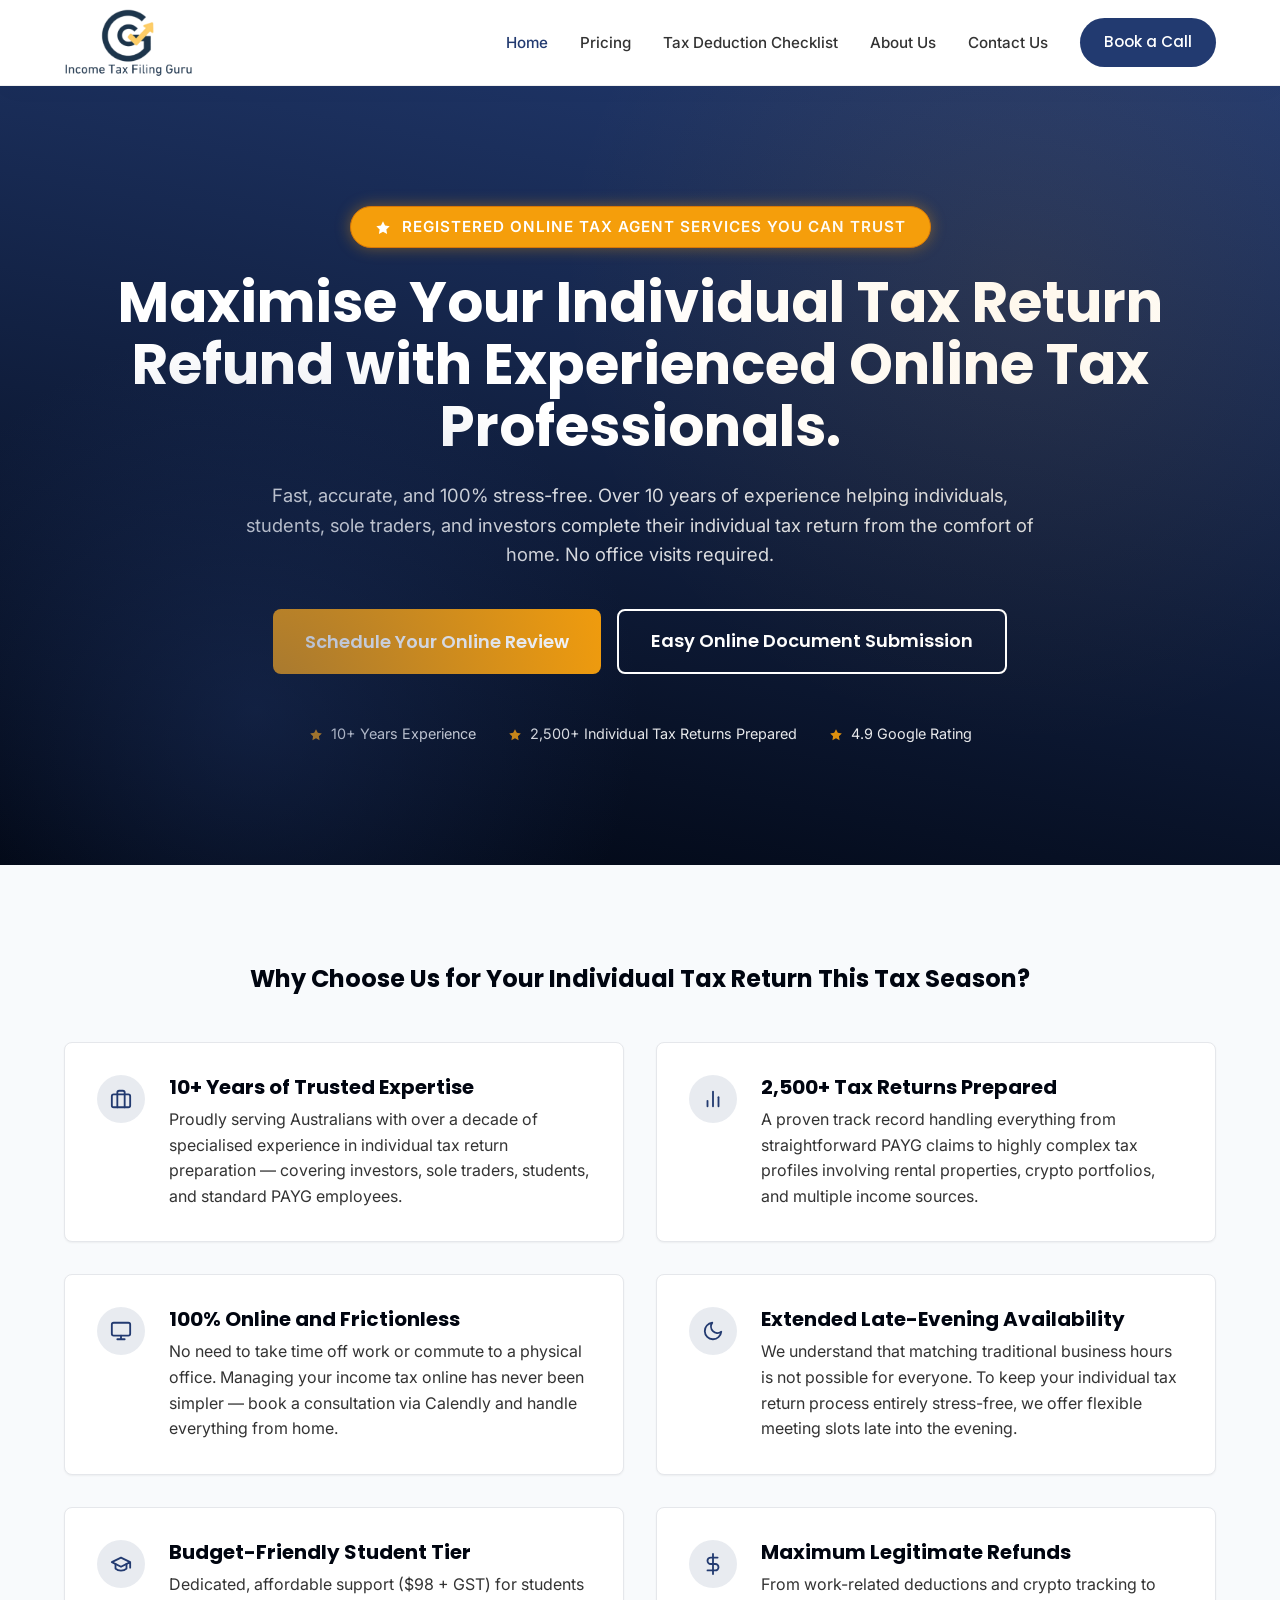
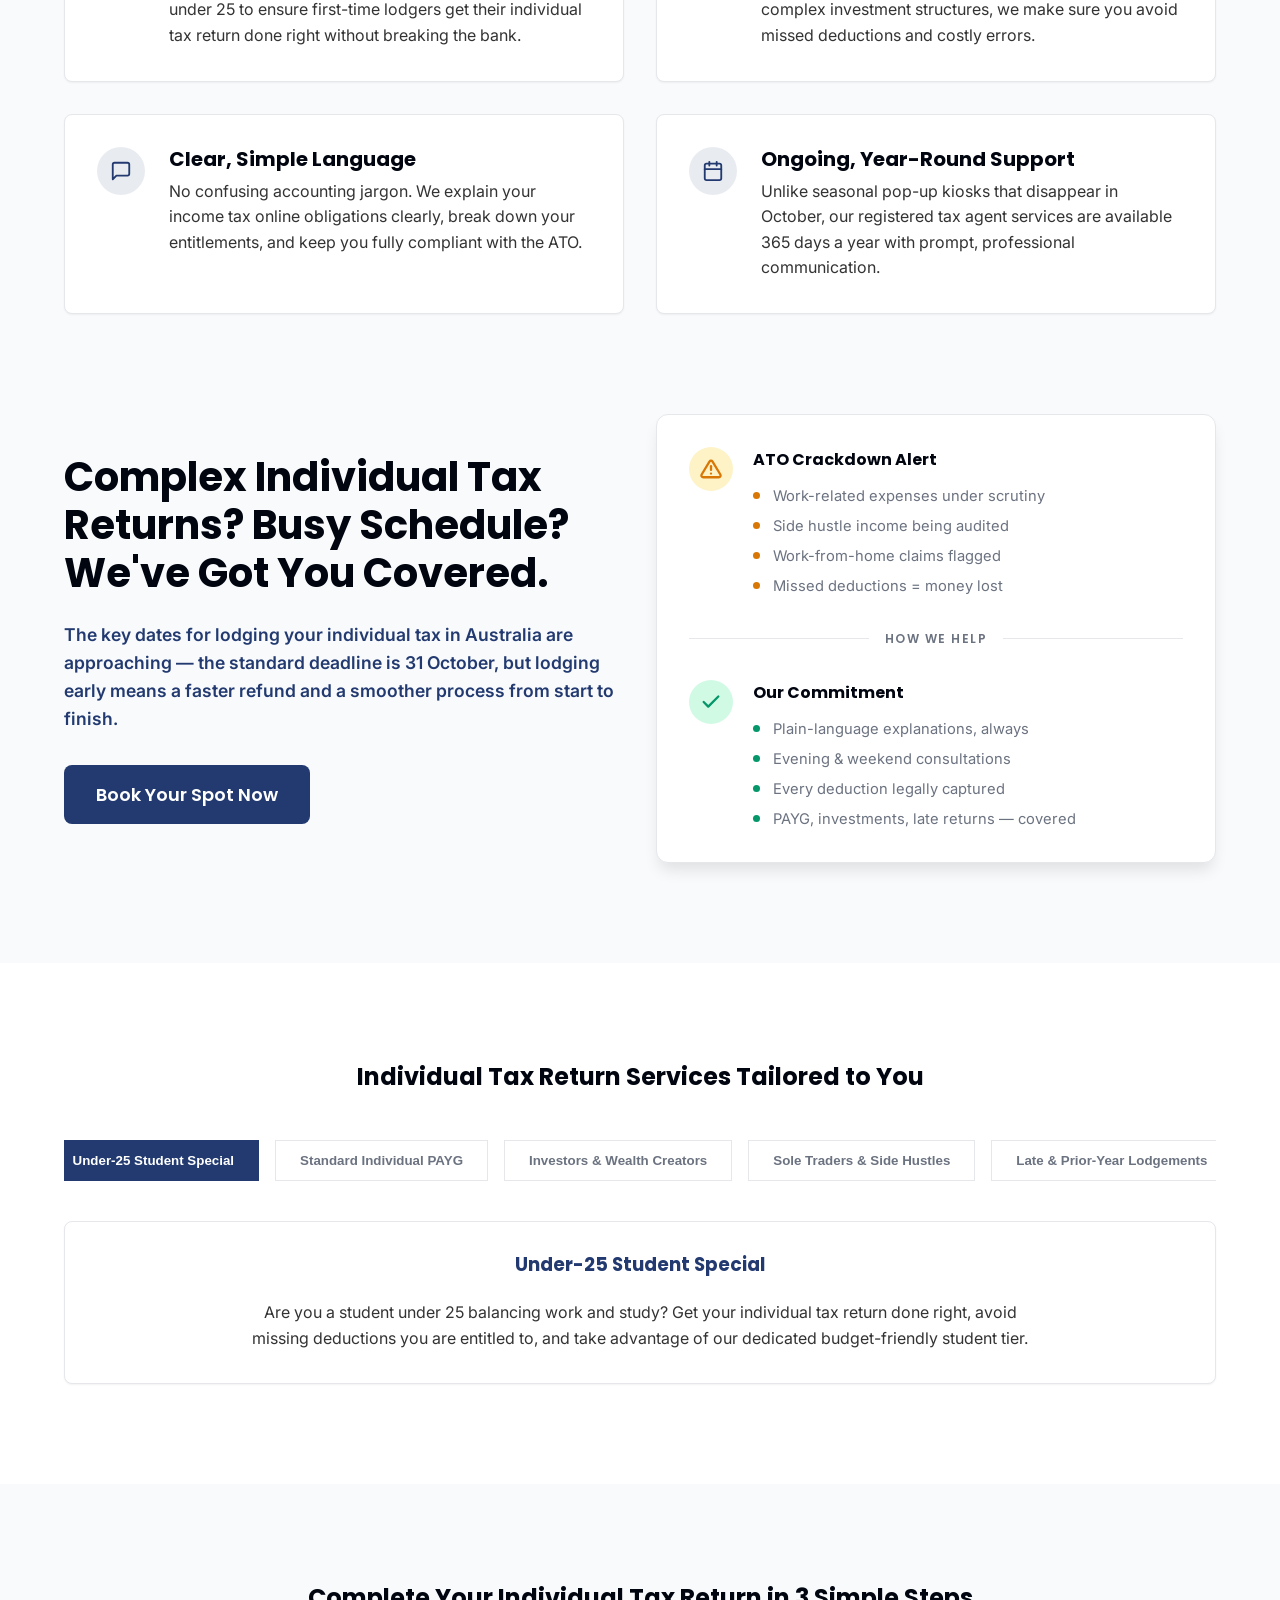
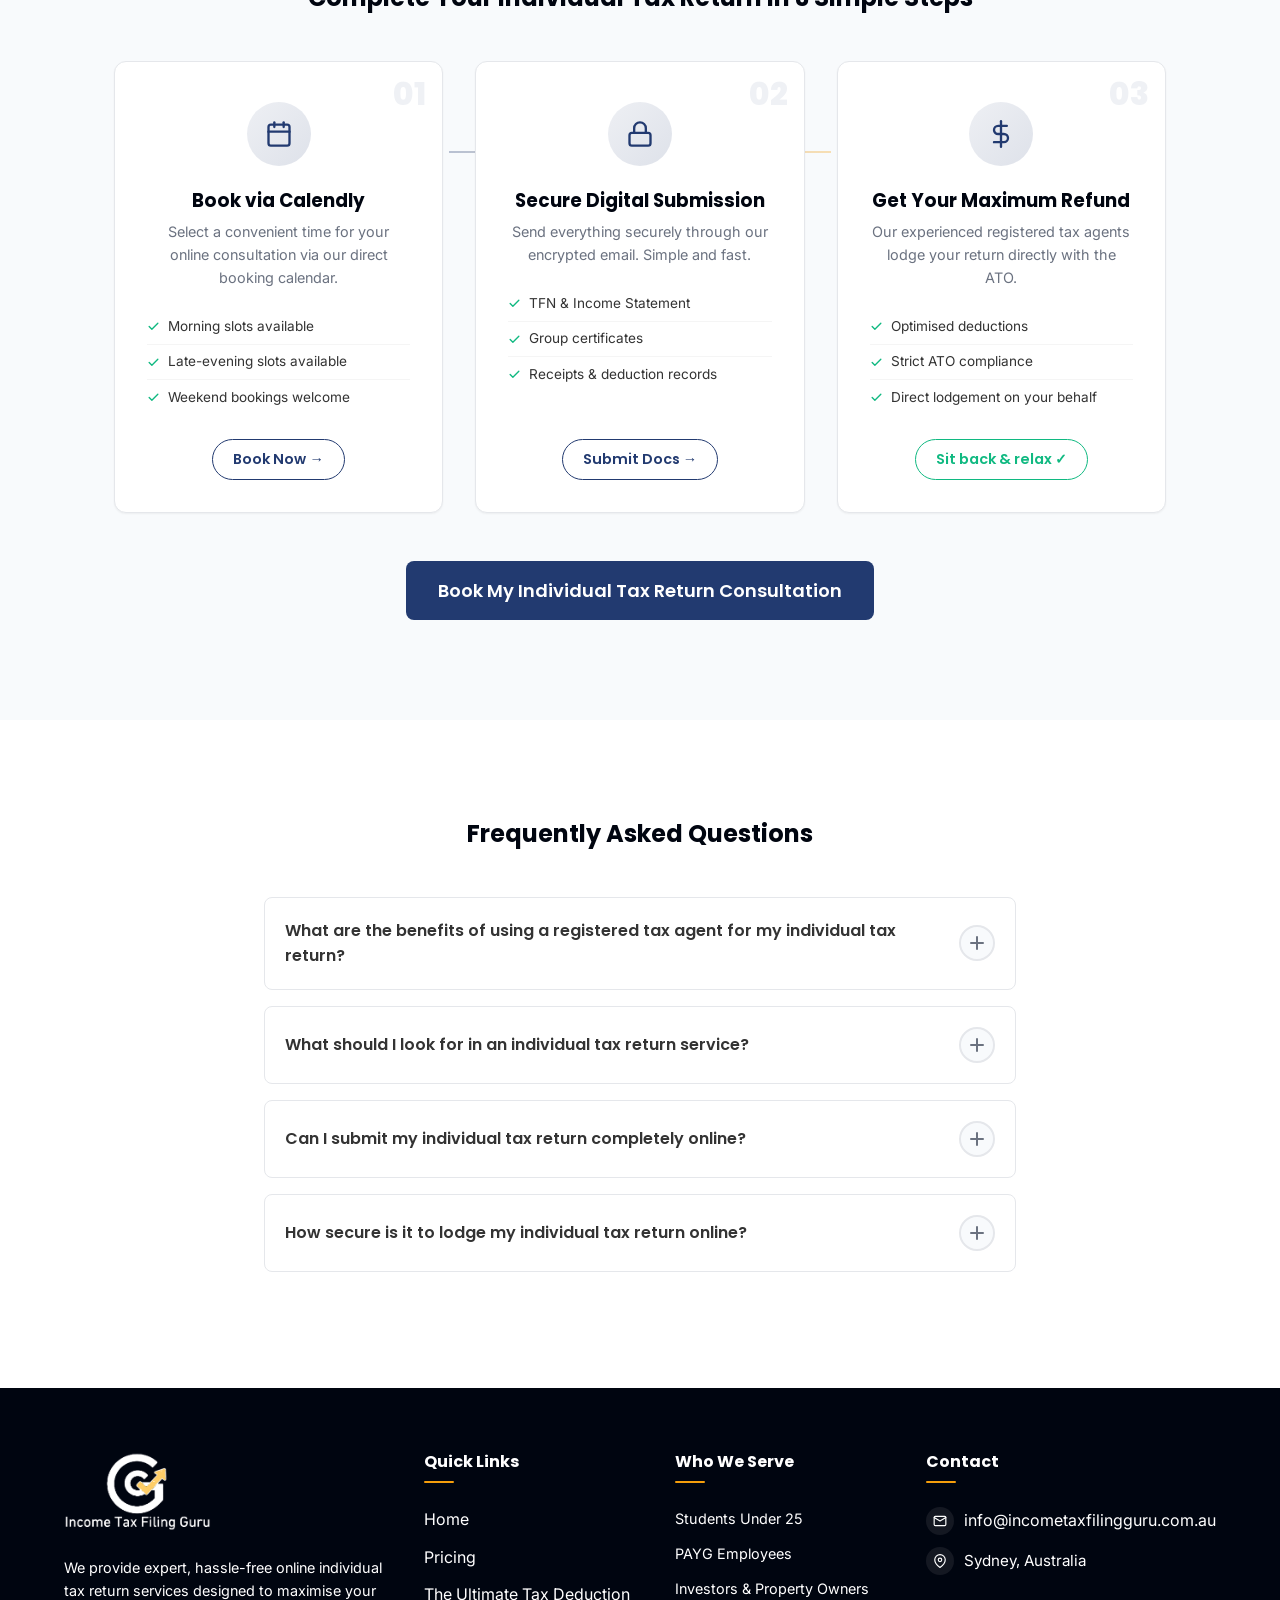
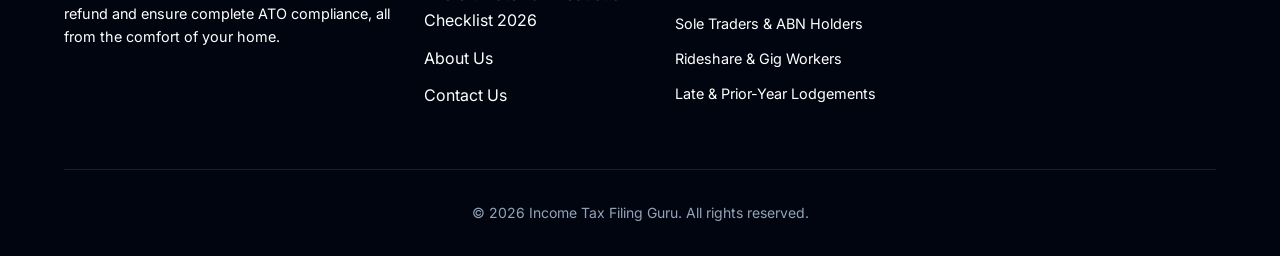
<file: index.html>
<!DOCTYPE html>
<html lang="en-AU">

<head>
  <!-- Google Tag Manager -->
  <script>(function (w, d, s, l, i) {
      w[l] = w[l] || []; w[l].push({
        'gtm.start':
          new Date().getTime(), event: 'gtm.js'
      }); var f = d.getElementsByTagName(s)[0],
        j = d.createElement(s), dl = l != 'dataLayer' ? '&l=' + l : ''; j.async = true; j.src =
          'https://www.googletagmanager.com/gtm.js?id=' + i + dl; f.parentNode.insertBefore(j, f);
    })(window, document, 'script', 'dataLayer', 'GTM-WX6JZZR5');</script>
  <!-- End Google Tag Manager -->
  <!-- Google tag (gtag.js) -->
  <script async src="https://www.googletagmanager.com/gtag/js?id=G-D86ZBNW1SB"></script>
  <script>
    window.dataLayer = window.dataLayer || [];
    function gtag() { dataLayer.push(arguments); }
    gtag('js', new Date());

    gtag('config', 'G-D86ZBNW1SB');
  </script>
  <meta charset="UTF-8">
  <meta name="viewport" content="width=device-width, initial-scale=1.0">
  <title>Individual Tax Return Services Online | Registered Tax Agent Australia | 10+ Years Experience</title>
  <meta name="description"
    content="Lodge your individual tax return with a registered online tax agent. 10+ years experience, 2,500+ returns lodged, maximum refund guaranteed. Book today.">
  <link rel="canonical" href="https://incometaxfilingguru.com.au/">

  <!-- CSS Stylesheets -->
  <link rel="stylesheet" href="css/style.css?v=3.0">
  <link rel="stylesheet" href="css/main.css?v=3.0">
</head>

<body>
  <!-- Google Tag Manager (noscript) -->
  <noscript><iframe src="https://www.googletagmanager.com/ns.html?id=GTM-WX6JZZR5" height="0" width="0"
      style="display:none;visibility:hidden"></iframe></noscript>
  <!-- End Google Tag Manager (noscript) -->



  <!-- Navbar -->
  <nav class="navbar">
    <div class="container">
      <a href="/" class="brand-logo">
        <img src="assets/logo.png" alt="Logo" style="height: 70px;">
      </a>

      <ul class="nav-links">
        <li><a href="/" class="active">Home</a></li>
        <li><a href="/pricing">Pricing</a></li>
        <li><a href="/checklist">Tax Deduction Checklist</a></li>
        <li><a href="/about">About Us</a></li>
        <li><a href="/contact">Contact Us</a></li>
        <li class="header-cta"><a href="#" class="btn btn-primary" onclick="openCalendly(event)">Book a Call</a></li>
      </ul>

      <button class="mobile-menu-btn" onclick="toggleMenu()">☰</button>
    </div>
  </nav>

  <!-- Hero Section -->
  <section class="hero-section text-center">
    <div class="container">
      <div class="hero-badge"
        style="background: var(--accent-yellow); color: white; border-color: #d97706; font-size: 0.95rem; box-shadow: 0 0 15px rgba(245, 158, 11, 0.4);">
        <svg xmlns="http://www.w3.org/2000/svg" width="16" height="16" viewBox="0 0 24 24" fill="currentColor"
          style="display:inline;vertical-align:middle;margin-right:6px;">
          <path d="M12 2L15.09 8.26L22 9.27L17 14.14L18.18 21.02L12 17.77L5.82 21.02L7 14.14L2 9.27L8.91 8.26L12 2Z" />
        </svg>
        Registered Online Tax Agent Services You Can Trust
      </div>
      <h1>Maximise Your Individual Tax Return Refund with Experienced Online Tax Professionals.</h1>
      <p class="sub-headline">Fast, accurate, and 100% stress-free. Over 10 years of experience helping individuals,
        students, sole traders, and investors complete their individual tax return from the comfort of home. No office
        visits required.</p>

      <div class="hero-ctas">
        <button class="btn btn-accent btn-lg" onclick="openCalendly(event)">Schedule Your Online Review</button>
        <a href="https://docs.google.com/forms/d/e/1FAIpQLScH98w2nqrnHVkAM9Zeo3sSVOV931aphcyUBYzwVoLzCneqyg/viewform?usp=publish-editor"
          target="_blank" class="btn btn-outline btn-lg"
          style="color: white; border-color: white; text-decoration: none; display: inline-flex; align-items: center; justify-content: center;">Easy
          Online Document Submission</a>
      </div>

      <div
        style="margin-top: 3rem; display: flex; justify-content: center; gap: 2rem; flex-wrap: wrap; font-size: 0.9rem; opacity: 0.9;">
        <span>
          <svg xmlns="http://www.w3.org/2000/svg" width="14" height="14" viewBox="0 0 24 24" fill="#f59e0b"
            style="display:inline;vertical-align:middle;margin-right:4px;">
            <path
              d="M12 2L15.09 8.26L22 9.27L17 14.14L18.18 21.02L12 17.77L5.82 21.02L7 14.14L2 9.27L8.91 8.26L12 2Z" />
          </svg>
          10+ Years Experience
        </span>
        <span>
          <svg xmlns="http://www.w3.org/2000/svg" width="14" height="14" viewBox="0 0 24 24" fill="#f59e0b"
            style="display:inline;vertical-align:middle;margin-right:4px;">
            <path
              d="M12 2L15.09 8.26L22 9.27L17 14.14L18.18 21.02L12 17.77L5.82 21.02L7 14.14L2 9.27L8.91 8.26L12 2Z" />
          </svg>
          2,500+ Individual Tax Returns Prepared
        </span>
        <span>
          <svg xmlns="http://www.w3.org/2000/svg" width="14" height="14" viewBox="0 0 24 24" fill="#f59e0b"
            style="display:inline;vertical-align:middle;margin-right:4px;">
            <path
              d="M12 2L15.09 8.26L22 9.27L17 14.14L18.18 21.02L12 17.77L5.82 21.02L7 14.14L2 9.27L8.91 8.26L12 2Z" />
          </svg>
          4.9 Google Rating
        </span>
      </div>
    </div>
  </section>

  <!-- Why Choose Us -->
  <section class="bg-light" style="padding: 100px 0;">
    <div class="container">
      <h2 class="text-center mb-5">Why Choose Us for Your Individual Tax Return This Tax Season?</h2>

      <div class="grid-2">
        <div class="card" style="display: flex; gap: 1.5rem; align-items: flex-start;">
          <div
            style="background: rgba(34, 58, 112, 0.1); color: var(--primary-blue); border-radius: 50%; width: 48px; height: 48px; display: flex; align-items: center; justify-content: center; font-weight: bold; flex-shrink: 0; font-size: 1.25rem;">
            <svg xmlns="http://www.w3.org/2000/svg" width="22" height="22" viewBox="0 0 24 24" fill="none"
              stroke="currentColor" stroke-width="2" stroke-linecap="round" stroke-linejoin="round">
              <rect x="2" y="7" width="20" height="14" rx="2" />
              <path d="M16 21V5a2 2 0 0 0-2-2h-4a2 2 0 0 0-2 2v16" />
            </svg>
          </div>
          <div>
            <h3 style="font-size: 1.25rem; margin-bottom: 0.5rem;">10+ Years of Trusted Expertise</h3>
            <p class="text-muted">Proudly serving Australians with over a decade of specialised experience in individual
              tax return preparation — covering investors, sole traders, students, and standard PAYG employees.</p>
          </div>
        </div>

        <div class="card" style="display: flex; gap: 1.5rem; align-items: flex-start;">
          <div
            style="background: rgba(34, 58, 112, 0.1); color: var(--primary-blue); border-radius: 50%; width: 48px; height: 48px; display: flex; align-items: center; justify-content: center; font-weight: bold; flex-shrink: 0; font-size: 1.25rem;">
            <svg xmlns="http://www.w3.org/2000/svg" width="22" height="22" viewBox="0 0 24 24" fill="none"
              stroke="currentColor" stroke-width="2" stroke-linecap="round" stroke-linejoin="round">
              <line x1="18" y1="20" x2="18" y2="10" />
              <line x1="12" y1="20" x2="12" y2="4" />
              <line x1="6" y1="20" x2="6" y2="14" />
            </svg>
          </div>
          <div>
            <h3 style="font-size: 1.25rem; margin-bottom: 0.5rem;">2,500+ Tax Returns Prepared</h3>
            <p class="text-muted">A proven track record handling everything from straightforward PAYG claims to highly
              complex tax profiles involving rental properties, crypto portfolios, and multiple income sources.</p>
          </div>
        </div>

        <div class="card" style="display: flex; gap: 1.5rem; align-items: flex-start;">
          <div
            style="background: rgba(34, 58, 112, 0.1); color: var(--primary-blue); border-radius: 50%; width: 48px; height: 48px; display: flex; align-items: center; justify-content: center; font-weight: bold; flex-shrink: 0; font-size: 1.25rem;">
            <svg xmlns="http://www.w3.org/2000/svg" width="22" height="22" viewBox="0 0 24 24" fill="none"
              stroke="currentColor" stroke-width="2" stroke-linecap="round" stroke-linejoin="round">
              <rect x="2" y="3" width="20" height="14" rx="2" />
              <path d="M8 21h8m-4-4v4" />
            </svg>
          </div>
          <div>
            <h3 style="font-size: 1.25rem; margin-bottom: 0.5rem;">100% Online and Frictionless</h3>
            <p class="text-muted">No need to take time off work or commute to a physical office. Managing your income
              tax online has never been simpler — book a consultation via Calendly and handle everything from home.</p>
          </div>
        </div>

        <div class="card" style="display: flex; gap: 1.5rem; align-items: flex-start;">
          <div
            style="background: rgba(34, 58, 112, 0.1); color: var(--primary-blue); border-radius: 50%; width: 48px; height: 48px; display: flex; align-items: center; justify-content: center; font-weight: bold; flex-shrink: 0; font-size: 1.25rem;">
            <svg xmlns="http://www.w3.org/2000/svg" width="22" height="22" viewBox="0 0 24 24" fill="none"
              stroke="currentColor" stroke-width="2" stroke-linecap="round" stroke-linejoin="round">
              <path d="M21 12.79A9 9 0 1 1 11.21 3 7 7 0 0 0 21 12.79z" />
            </svg>
          </div>
          <div>
            <h3 style="font-size: 1.25rem; margin-bottom: 0.5rem;">Extended Late-Evening Availability</h3>
            <p class="text-muted">We understand that matching traditional business hours is not possible for everyone.
              To keep your individual tax return process entirely stress-free, we offer flexible meeting slots late into
              the evening.</p>
          </div>
        </div>

        <div class="card" style="display: flex; gap: 1.5rem; align-items: flex-start;">
          <div
            style="background: rgba(34, 58, 112, 0.1); color: var(--primary-blue); border-radius: 50%; width: 48px; height: 48px; display: flex; align-items: center; justify-content: center; font-weight: bold; flex-shrink: 0; font-size: 1.25rem;">
            <svg xmlns="http://www.w3.org/2000/svg" width="22" height="22" viewBox="0 0 24 24" fill="none"
              stroke="currentColor" stroke-width="2" stroke-linecap="round" stroke-linejoin="round">
              <path d="M22 10v6M2 10l10-5 10 5-10 5z" />
              <path d="M6 12v5c3 3 9 3 12 0v-5" />
            </svg>
          </div>
          <div>
            <h3 style="font-size: 1.25rem; margin-bottom: 0.5rem;">Budget-Friendly Student Tier</h3>
            <p class="text-muted">Dedicated, affordable support ($98 + GST) for students under 25 to ensure first-time
              lodgers get their individual tax return done right without breaking the bank.</p>
          </div>
        </div>

        <div class="card" style="display: flex; gap: 1.5rem; align-items: flex-start;">
          <div
            style="background: rgba(34, 58, 112, 0.1); color: var(--primary-blue); border-radius: 50%; width: 48px; height: 48px; display: flex; align-items: center; justify-content: center; font-weight: bold; flex-shrink: 0; font-size: 1.25rem;">
            <svg xmlns="http://www.w3.org/2000/svg" width="22" height="22" viewBox="0 0 24 24" fill="none"
              stroke="currentColor" stroke-width="2" stroke-linecap="round" stroke-linejoin="round">
              <line x1="12" y1="1" x2="12" y2="23" />
              <path d="M17 5H9.5a3.5 3.5 0 0 0 0 7h5a3.5 3.5 0 0 1 0 7H6" />
            </svg>
          </div>
          <div>
            <h3 style="font-size: 1.25rem; margin-bottom: 0.5rem;">Maximum Legitimate Refunds</h3>
            <p class="text-muted">From work-related deductions and crypto tracking to complex investment structures, we
              make sure you avoid missed deductions and costly errors.</p>
          </div>
        </div>

        <div class="card" style="display: flex; gap: 1.5rem; align-items: flex-start;">
          <div
            style="background: rgba(34, 58, 112, 0.1); color: var(--primary-blue); border-radius: 50%; width: 48px; height: 48px; display: flex; align-items: center; justify-content: center; font-weight: bold; flex-shrink: 0; font-size: 1.25rem;">
            <svg xmlns="http://www.w3.org/2000/svg" width="22" height="22" viewBox="0 0 24 24" fill="none"
              stroke="currentColor" stroke-width="2" stroke-linecap="round" stroke-linejoin="round">
              <path d="M21 15a2 2 0 0 1-2 2H7l-4 4V5a2 2 0 0 1 2-2h14a2 2 0 0 1 2 2z" />
            </svg>
          </div>
          <div>
            <h3 style="font-size: 1.25rem; margin-bottom: 0.5rem;">Clear, Simple Language</h3>
            <p class="text-muted">No confusing accounting jargon. We explain your income tax online obligations clearly,
              break down your entitlements, and keep you fully compliant with the ATO.</p>
          </div>
        </div>

        <div class="card" style="display: flex; gap: 1.5rem; align-items: flex-start;">
          <div
            style="background: rgba(34, 58, 112, 0.1); color: var(--primary-blue); border-radius: 50%; width: 48px; height: 48px; display: flex; align-items: center; justify-content: center; font-weight: bold; flex-shrink: 0; font-size: 1.25rem;">
            <svg xmlns="http://www.w3.org/2000/svg" width="22" height="22" viewBox="0 0 24 24" fill="none"
              stroke="currentColor" stroke-width="2" stroke-linecap="round" stroke-linejoin="round">
              <rect x="3" y="4" width="18" height="18" rx="2" ry="2" />
              <line x1="16" y1="2" x2="16" y2="6" />
              <line x1="8" y1="2" x2="8" y2="6" />
              <line x1="3" y1="10" x2="21" y2="10" />
            </svg>
          </div>
          <div>
            <h3 style="font-size: 1.25rem; margin-bottom: 0.5rem;">Ongoing, Year-Round Support</h3>
            <p class="text-muted">Unlike seasonal pop-up kiosks that disappear in October, our registered tax agent
              services are available 365 days a year with prompt, professional communication.</p>
          </div>
        </div>
      </div>
    </div>
  </section>

  <!-- Mid Section Highlight -->
  <section style="padding: 0 0 100px 0; background-color: var(--bg-light);">
    <div class="container">
      <div class="grid-2" style="align-items: center;">
        <div>
          <h2 style="color: var(--primary-dark); font-size: 2.5rem; margin-bottom: 1.5rem;">Complex Individual Tax
            Returns? Busy Schedule? We've Got You Covered.</h2>
          <p style="color: var(--primary-blue); font-weight: 600; font-size: 1.1rem; margin-bottom: 2rem;">The key dates
            for lodging your individual tax in Australia are approaching — the standard deadline is 31 October, but
            lodging early means a faster refund and a smoother process from start to finish.</p>
          <button class="btn btn-primary btn-lg" onclick="openCalendly(event)">Book Your Spot Now</button>
        </div>

        <!-- Redesigned Info Card -->
        <div class="mid-info-card">
          <!-- Warning Block -->
          <div class="mid-info-block mid-info-warning">
            <div class="mid-info-icon-wrap mid-info-icon-warning">
              <svg xmlns="http://www.w3.org/2000/svg" width="22" height="22" viewBox="0 0 24 24" fill="none"
                stroke="currentColor" stroke-width="2.5" stroke-linecap="round" stroke-linejoin="round">
                <path d="M10.29 3.86L1.82 18a2 2 0 0 0 1.71 3h16.94a2 2 0 0 0 1.71-3L13.71 3.86a2 2 0 0 0-3.42 0z" />
                <line x1="12" y1="9" x2="12" y2="13" />
                <line x1="12" y1="17" x2="12.01" y2="17" />
              </svg>
            </div>
            <div class="mid-info-text">
              <span class="mid-info-label">ATO Crackdown Alert</span>
              <ul class="mid-info-list">
                <li>Work-related expenses under scrutiny</li>
                <li>Side hustle income being audited</li>
                <li>Work-from-home claims flagged</li>
                <li>Missed deductions = money lost</li>
              </ul>
            </div>
          </div>
          <!-- Divider -->
          <div class="mid-info-divider">
            <span>How We Help</span>
          </div>
          <!-- Solution Block -->
          <div class="mid-info-block mid-info-solution">
            <div class="mid-info-icon-wrap mid-info-icon-solution">
              <svg xmlns="http://www.w3.org/2000/svg" width="22" height="22" viewBox="0 0 24 24" fill="none"
                stroke="currentColor" stroke-width="2.5" stroke-linecap="round" stroke-linejoin="round">
                <polyline points="20 6 9 17 4 12" />
              </svg>
            </div>
            <div class="mid-info-text">
              <span class="mid-info-label">Our Commitment</span>
              <ul class="mid-info-list mid-info-list-green">
                <li>Plain-language explanations, always</li>
                <li>Evening &amp; weekend consultations</li>
                <li>Every deduction legally captured</li>
                <li>PAYG, investments, late returns — covered</li>
              </ul>
            </div>
          </div>
        </div>
      </div>
    </div>
  </section>

  <!-- Tailored Services Tabs -->
  <section style="padding: 100px 0;">
    <div class="container">
      <h2 class="text-center mb-5">Individual Tax Return Services Tailored to You</h2>

      <div class="services-tabs">
        <button class="services-tab-btn active" onclick="openTab(event, 'tab-student')">Under-25 Student
          Special</button>
        <button class="services-tab-btn" onclick="openTab(event, 'tab-payg')">Standard Individual PAYG</button>
        <button class="services-tab-btn" onclick="openTab(event, 'tab-investor')">Investors &amp; Wealth
          Creators</button>
        <button class="services-tab-btn" onclick="openTab(event, 'tab-soletrader')">Sole Traders &amp; Side
          Hustles</button>
        <button class="services-tab-btn" onclick="openTab(event, 'tab-late')">Late &amp; Prior-Year Lodgements</button>
      </div>

      <div id="tab-student" class="services-tab-content active text-center">
        <h3 class="text-primary mb-3">Under-25 Student Special</h3>
        <p class="text-muted" style="max-width: 800px; margin: 0 auto;">Are you a student under 25 balancing work and
          study? Get your individual tax return done right, avoid missing deductions you are entitled to, and take
          advantage of our dedicated budget-friendly student tier.</p>
      </div>

      <div id="tab-payg" class="services-tab-content text-center">
        <h3 class="text-primary mb-3">Standard Individual PAYG</h3>
        <p class="text-muted" style="max-width: 800px; margin: 0 auto;">Common tax deductions for Australian employees —
          work-from-home costs, vehicle use, tools, and professional development — add up quickly when claimed
          correctly. We meticulously maximise work-related deductions, work-from-home logs, and industry-specific
          opportunities for every salary earner's individual tax return.</p>
      </div>

      <div id="tab-investor" class="services-tab-content text-center">
        <h3 class="text-primary mb-3">Investors and Wealth Creators</h3>
        <p class="text-muted" style="max-width: 800px; margin: 0 auto;">Rental income, share dividends, and crypto
          disposals all need to be declared on your individual tax return. We have advanced expertise handling rental
          properties, Capital Gains Tax, crypto trading, share portfolios, and foreign investment income — so every
          income source is declared correctly and every deduction captured.</p>
      </div>

      <div id="tab-soletrader" class="services-tab-content text-center">
        <h3 class="text-primary mb-3">Sole Traders and Side Hustles</h3>
        <p class="text-muted" style="max-width: 800px; margin: 0 auto;">Tailored support for ABN holders, contractors,
          freelancers, and rideshare and delivery drivers — Uber, DoorDash, and more — to legitimately reduce business
          tax liabilities on your individual tax return.</p>
      </div>

      <div id="tab-late" class="services-tab-content text-center">
        <h3 class="text-primary mb-3">Late and Prior-Year Lodgements</h3>
        <p class="text-muted" style="max-width: 800px; margin: 0 auto;">Behind on your individual tax return? Overdue
          returns from prior financial years are welcomed with open, judgement-free arms. Let's get you fully up to
          date.</p>
      </div>
    </div>
  </section>

  <!-- 3 Steps — Redesigned -->
  <section class="bg-light" style="padding: 100px 0;">
    <div class="container" style="max-width: 1100px;">
      <h2 class="text-center mb-5">Complete Your Individual Tax Return in 3 Simple Steps</h2>

      <div class="steps-grid">
        <!-- Step 1 -->
        <div class="step-card">
          <div class="step-number-badge">01</div>
          <div class="step-icon-ring">
            <svg xmlns="http://www.w3.org/2000/svg" width="28" height="28" viewBox="0 0 24 24" fill="none"
              stroke="currentColor" stroke-width="2" stroke-linecap="round" stroke-linejoin="round">
              <rect x="3" y="4" width="18" height="18" rx="2" ry="2" />
              <line x1="16" y1="2" x2="16" y2="6" />
              <line x1="8" y1="2" x2="8" y2="6" />
              <line x1="3" y1="10" x2="21" y2="10" />
            </svg>
          </div>
          <h3 class="step-title">Book via Calendly</h3>
          <p class="step-desc">Select a convenient time for your online consultation via our direct booking calendar.
          </p>
          <ul class="step-highlights">
            <li>
              <svg xmlns="http://www.w3.org/2000/svg" width="13" height="13" viewBox="0 0 24 24" fill="none"
                stroke="currentColor" stroke-width="2.5" stroke-linecap="round" stroke-linejoin="round">
                <polyline points="20 6 9 17 4 12" />
              </svg>
              Morning slots available
            </li>
            <li>
              <svg xmlns="http://www.w3.org/2000/svg" width="13" height="13" viewBox="0 0 24 24" fill="none"
                stroke="currentColor" stroke-width="2.5" stroke-linecap="round" stroke-linejoin="round">
                <polyline points="20 6 9 17 4 12" />
              </svg>
              Late-evening slots available
            </li>
            <li>
              <svg xmlns="http://www.w3.org/2000/svg" width="13" height="13" viewBox="0 0 24 24" fill="none"
                stroke="currentColor" stroke-width="2.5" stroke-linecap="round" stroke-linejoin="round">
                <polyline points="20 6 9 17 4 12" />
              </svg>
              Weekend bookings welcome
            </li>
          </ul>
          <a href="#" class="step-cta" onclick="openCalendly(event)">Book Now →</a>
        </div>

        <!-- Step 2 -->
        <div class="step-card">
          <div class="step-number-badge">02</div>
          <div class="step-icon-ring">
            <svg xmlns="http://www.w3.org/2000/svg" width="28" height="28" viewBox="0 0 24 24" fill="none"
              stroke="currentColor" stroke-width="2" stroke-linecap="round" stroke-linejoin="round">
              <rect x="3" y="11" width="18" height="11" rx="2" ry="2" />
              <path d="M7 11V7a5 5 0 0 1 10 0v4" />
            </svg>
          </div>
          <h3 class="step-title">Secure Digital Submission</h3>
          <p class="step-desc">Send everything securely through our encrypted email. Simple and fast.</p>
          <ul class="step-highlights">
            <li>
              <svg xmlns="http://www.w3.org/2000/svg" width="13" height="13" viewBox="0 0 24 24" fill="none"
                stroke="currentColor" stroke-width="2.5" stroke-linecap="round" stroke-linejoin="round">
                <polyline points="20 6 9 17 4 12" />
              </svg>
              TFN &amp; Income Statement
            </li>
            <li>
              <svg xmlns="http://www.w3.org/2000/svg" width="13" height="13" viewBox="0 0 24 24" fill="none"
                stroke="currentColor" stroke-width="2.5" stroke-linecap="round" stroke-linejoin="round">
                <polyline points="20 6 9 17 4 12" />
              </svg>
              Group certificates
            </li>
            <li>
              <svg xmlns="http://www.w3.org/2000/svg" width="13" height="13" viewBox="0 0 24 24" fill="none"
                stroke="currentColor" stroke-width="2.5" stroke-linecap="round" stroke-linejoin="round">
                <polyline points="20 6 9 17 4 12" />
              </svg>
              Receipts &amp; deduction records
            </li>
          </ul>
          <a href="https://docs.google.com/forms/d/e/1FAIpQLScH98w2nqrnHVkAM9Zeo3sSVOV931aphcyUBYzwVoLzCneqyg/viewform?usp=publish-editor"
            target="_blank" class="step-cta">Submit Docs →</a>
        </div>

        <!-- Step 3 -->
        <div class="step-card">
          <div class="step-number-badge">03</div>
          <div class="step-icon-ring">
            <svg xmlns="http://www.w3.org/2000/svg" width="28" height="28" viewBox="0 0 24 24" fill="none"
              stroke="currentColor" stroke-width="2" stroke-linecap="round" stroke-linejoin="round">
              <line x1="12" y1="1" x2="12" y2="23" />
              <path d="M17 5H9.5a3.5 3.5 0 0 0 0 7h5a3.5 3.5 0 0 1 0 7H6" />
            </svg>
          </div>
          <h3 class="step-title">Get Your Maximum Refund</h3>
          <p class="step-desc">Our experienced registered tax agents lodge your return directly with the ATO.</p>
          <ul class="step-highlights">
            <li>
              <svg xmlns="http://www.w3.org/2000/svg" width="13" height="13" viewBox="0 0 24 24" fill="none"
                stroke="currentColor" stroke-width="2.5" stroke-linecap="round" stroke-linejoin="round">
                <polyline points="20 6 9 17 4 12" />
              </svg>
              Optimised deductions
            </li>
            <li>
              <svg xmlns="http://www.w3.org/2000/svg" width="13" height="13" viewBox="0 0 24 24" fill="none"
                stroke="currentColor" stroke-width="2.5" stroke-linecap="round" stroke-linejoin="round">
                <polyline points="20 6 9 17 4 12" />
              </svg>
              Strict ATO compliance
            </li>
            <li>
              <svg xmlns="http://www.w3.org/2000/svg" width="13" height="13" viewBox="0 0 24 24" fill="none"
                stroke="currentColor" stroke-width="2.5" stroke-linecap="round" stroke-linejoin="round">
                <polyline points="20 6 9 17 4 12" />
              </svg>
              Direct lodgement on your behalf
            </li>
          </ul>
          <span class="step-cta step-cta-passive">Sit back &amp; relax ✓</span>
        </div>
      </div>

      <div class="text-center mt-5">
        <button class="btn btn-primary btn-lg" onclick="openCalendly(event)">Book My Individual Tax Return
          Consultation</button>
      </div>
    </div>
  </section>

  <!-- FAQ Accordion -->
  <section style="padding: 100px 0;">
    <div class="container" style="max-width: 800px;">
      <h2 class="text-center mb-5">Frequently Asked Questions</h2>

      <div class="faq-item">
        <div class="faq-question">
          What are the benefits of using a registered tax agent for my individual tax return?
          <button class="faq-toggle-btn" onclick="toggleFaq(this)" aria-label="Toggle answer">
            <span class="faq-plus-icon"></span>
          </button>
        </div>
        <div class="faq-answer">
          <p class="mt-2">A registered agent identifies deductions you would likely miss, takes professional
            responsibility for accuracy, and handles any ATO queries on your behalf — all things a self-prepared return
            cannot provide.</p>
        </div>
      </div>

      <div class="faq-item">
        <div class="faq-question">
          What should I look for in an individual tax return service?
          <button class="faq-toggle-btn" onclick="toggleFaq(this)" aria-label="Toggle answer">
            <span class="faq-plus-icon"></span>
          </button>
        </div>
        <div class="faq-answer">
          <p class="mt-2">Registered agent status, experience with your income type, fixed transparent pricing, and
            availability outside standard business hours. An entirely online process is a strong advantage for most
            Australians.</p>
        </div>
      </div>

      <div class="faq-item">
        <div class="faq-question">
          Can I submit my individual tax return completely online?
          <button class="faq-toggle-btn" onclick="toggleFaq(this)" aria-label="Toggle answer">
            <span class="faq-plus-icon"></span>
          </button>
        </div>
        <div class="faq-answer">
          <p class="mt-2">Yes. Everything — consultation, document submission, and ATO lodgement — is handled digitally.
            There is no office visit and no software for you to manage.</p>
        </div>
      </div>

      <div class="faq-item">
        <div class="faq-question">
          How secure is it to lodge my individual tax return online?
          <button class="faq-toggle-btn" onclick="toggleFaq(this)" aria-label="Toggle answer">
            <span class="faq-plus-icon"></span>
          </button>
        </div>
        <div class="faq-answer">
          <p class="mt-2">All documents are submitted through encrypted email only and lodged via official ATO systems
            under our registered agent licence. Your information never passes through third-party apps.</p>
        </div>
      </div>
    </div>
  </section>

  <!-- Footer -->
  <footer class="footer">
    <div class="container">
      <div class="footer-grid">
        <div>
          <img src="assets/logo-white.png" alt="Logo" style="height: 80px; margin-bottom: 1.5rem;">
          <p style="font-size: 0.9rem;">We provide expert, hassle-free online individual tax return services designed to
            maximise your refund and ensure complete ATO compliance, all from the comfort of your home.</p>
        </div>
        <div>
          <h3>Quick Links</h3>
          <ul>
            <li><a href="/">Home</a></li>
            <li><a href="/pricing">Pricing</a></li>
            <li><a href="/checklist">The Ultimate Tax Deduction Checklist 2026</a></li>
            <li><a href="/about">About Us</a></li>
            <li><a href="/contact">Contact Us</a></li>
          </ul>
        </div>
        <div>
          <h3>Who We Serve</h3>
          <ul class="footer-serve-list">
            <li>Students Under 25</li>
            <li>PAYG Employees</li>
            <li>Investors &amp; Property Owners</li>
            <li>Sole Traders &amp; ABN Holders</li>
            <li>Rideshare &amp; Gig Workers</li>
            <li>Late &amp; Prior-Year Lodgements</li>
          </ul>
        </div>
        <div>
          <h3>Contact</h3>
          <ul style="list-style: none; padding: 0;">
            <li style="margin-bottom: 0.75rem;">
              <a href="mailto:info@incometaxfilingguru.com.au"
                style="color: inherit; text-decoration: none; display: flex; align-items: center; gap: 0.6rem;">
                <span class="footer-icon-wrap">
                  <svg xmlns="http://www.w3.org/2000/svg" width="14" height="14" viewBox="0 0 24 24" fill="none"
                    stroke="currentColor" stroke-width="2" stroke-linecap="round" stroke-linejoin="round">
                    <path d="M4 4h16c1.1 0 2 .9 2 2v12c0 1.1-.9 2-2 2H4c-1.1 0-2-.9-2-2V6c0-1.1.9-2 2-2z"></path>
                    <polyline points="22,6 12,12 2,6"></polyline>
                  </svg>
                </span>
                info@incometaxfilingguru.com.au
              </a>
            </li>
            <li style="color: inherit; display: flex; align-items: center; gap: 0.6rem; font-size: 0.95rem;">
              <span class="footer-icon-wrap">
                <svg xmlns="http://www.w3.org/2000/svg" width="14" height="14" viewBox="0 0 24 24" fill="none"
                  stroke="currentColor" stroke-width="2" stroke-linecap="round" stroke-linejoin="round">
                  <path d="M21 10c0 7-9 13-9 13s-9-6-9-13a9 9 0 0 1 18 0z"></path>
                  <circle cx="12" cy="10" r="3"></circle>
                </svg>
              </span>
              Sydney, Australia
            </li>
          </ul>
        </div>
      </div>
      <div class="footer-bottom">
        &copy; 2026 Income Tax Filing Guru. All rights reserved.
      </div>
    </div>
  </footer>

  <script>
    function openTab(evt, tabName) {
      var i, tabcontent, tablinks;
      tabcontent = document.getElementsByClassName("services-tab-content");
      for (i = 0; i < tabcontent.length; i++) {
        tabcontent[i].style.display = "none";
        tabcontent[i].classList.remove("active");
      }
      tablinks = document.getElementsByClassName("services-tab-btn");
      for (i = 0; i < tablinks.length; i++) {
        tablinks[i].className = tablinks[i].className.replace(" active", "");
      }
      document.getElementById(tabName).style.display = "block";
      document.getElementById(tabName).classList.add("active");
      evt.currentTarget.className += " active";
    }

    function toggleFaq(btn) {
      var faqItem = btn.closest('.faq-item');
      faqItem.classList.toggle('active');
    }
  </script>
  <script src="js/main.js"></script>
</body>

</html>
</file>
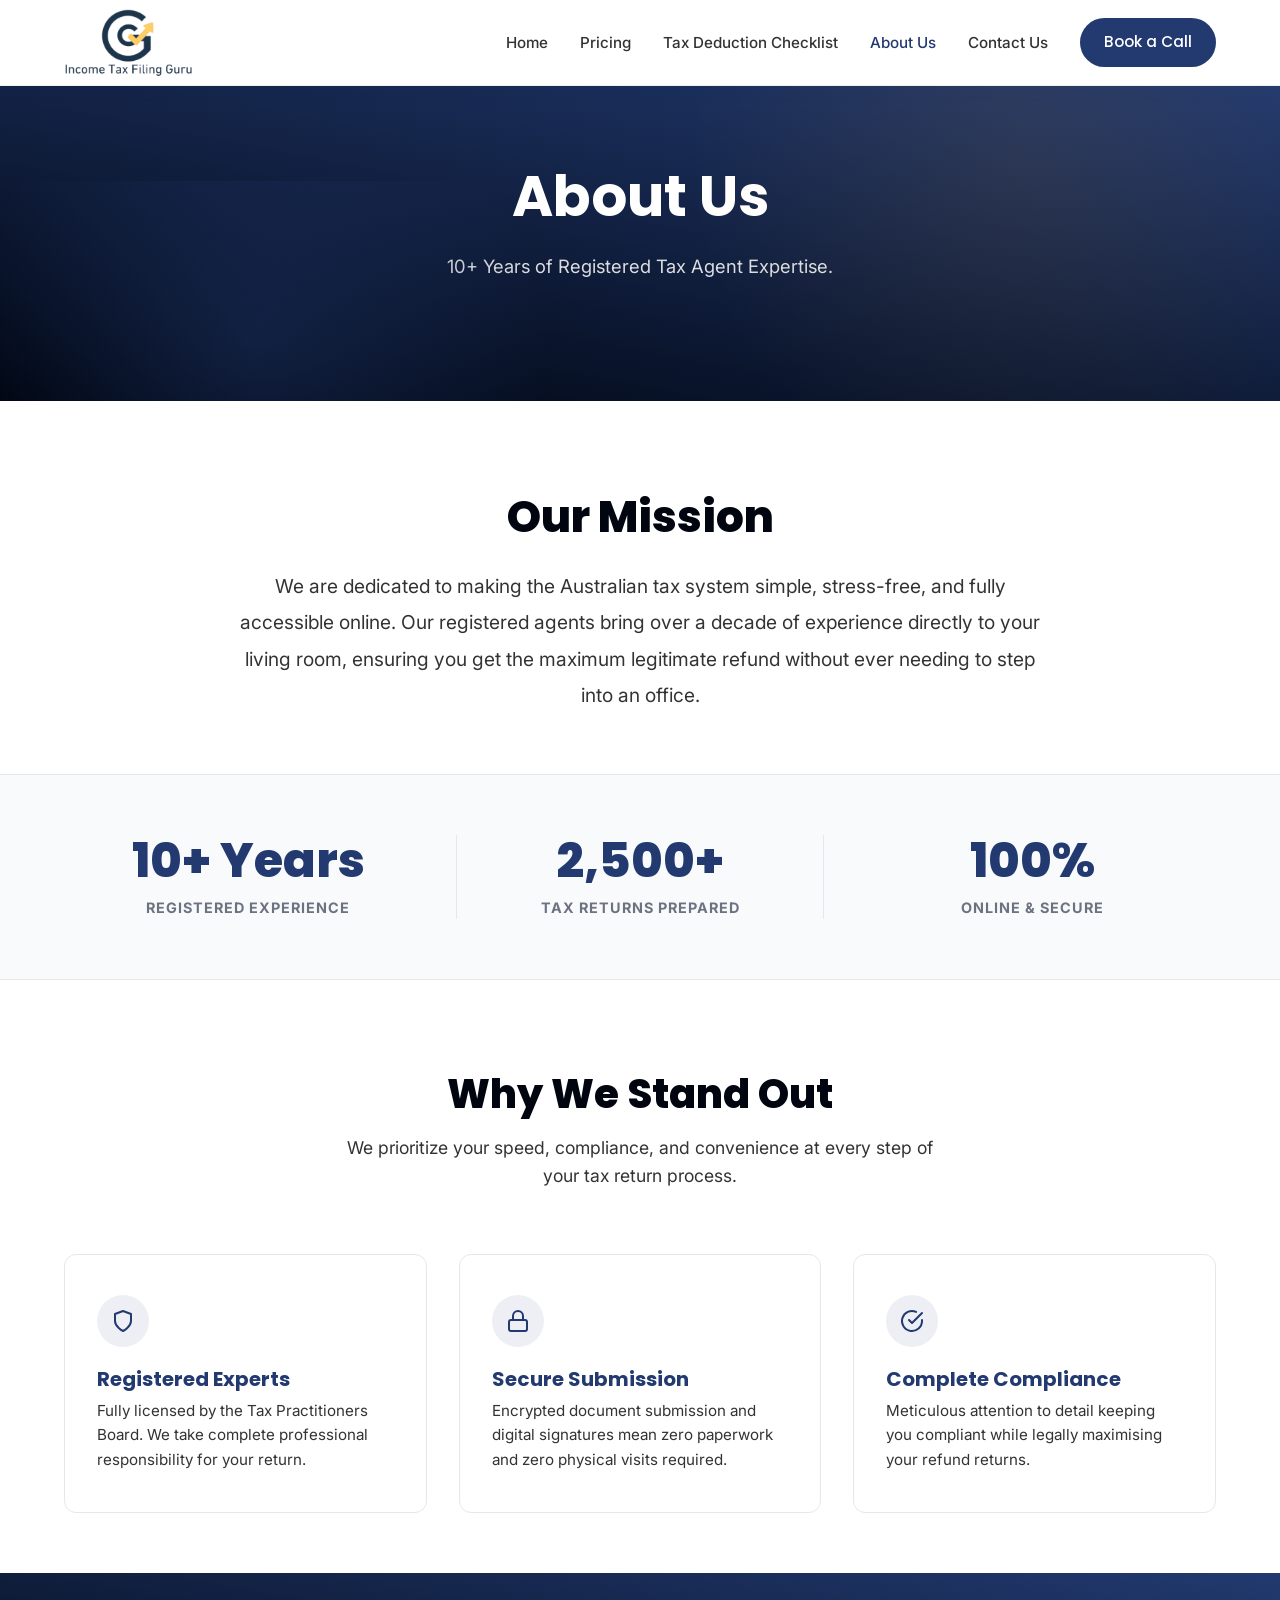
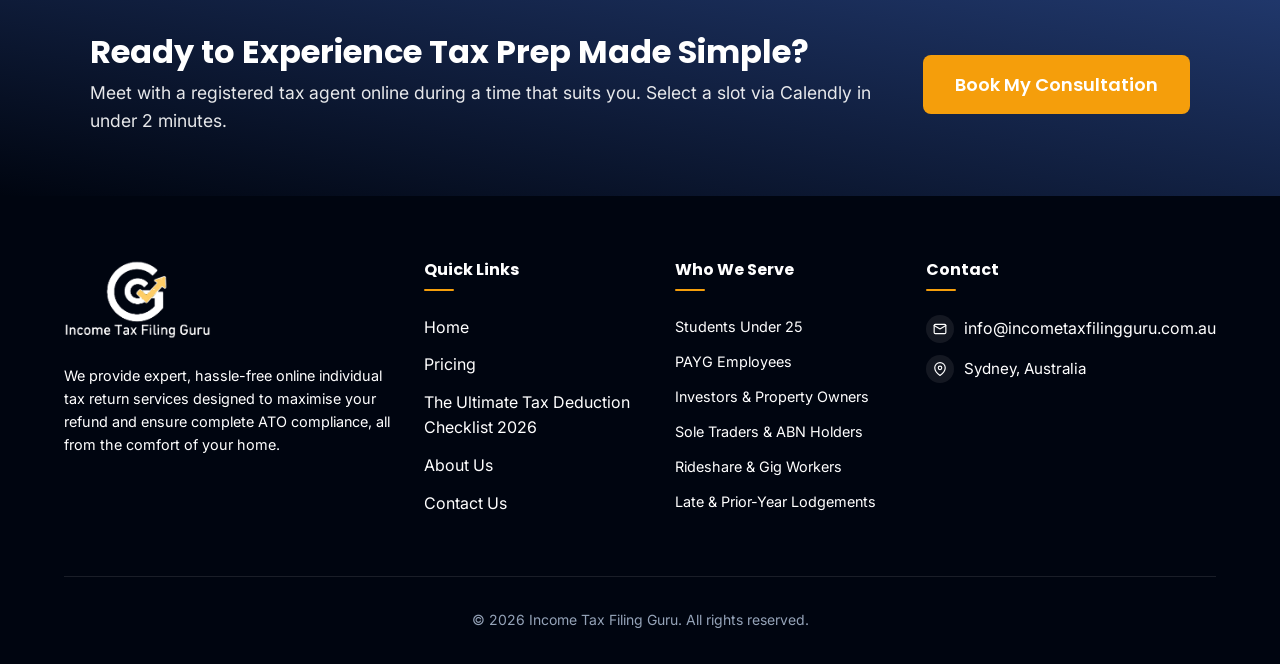
<file: about.html>
<!DOCTYPE html>
<html lang="en-AU">
<head>
  <!-- Google Tag Manager -->
  <script>(function(w,d,s,l,i){w[l]=w[l]||[];w[l].push({'gtm.start':
  new Date().getTime(),event:'gtm.js'});var f=d.getElementsByTagName(s)[0],
  j=d.createElement(s),dl=l!='dataLayer'?'&l='+l:'';j.async=true;j.src=
  'https://www.googletagmanager.com/gtm.js?id='+i+dl;f.parentNode.insertBefore(j,f);
  })(window,document,'script','dataLayer','GTM-WX6JZZR5');</script>
  <!-- End Google Tag Manager -->
  <!-- Google tag (gtag.js) -->
  <script async src="https://www.googletagmanager.com/gtag/js?id=G-D86ZBNW1SB"></script>
  <script>
    window.dataLayer = window.dataLayer || [];
    function gtag(){dataLayer.push(arguments);}
    gtag('js', new Date());

    gtag('config', 'G-D86ZBNW1SB');
  </script>
  <meta charset="UTF-8">
  <meta name="viewport" content="width=device-width, initial-scale=1.0">
  <title>About Us | Income Tax Filing Guru</title>
  
  <link rel="stylesheet" href="css/style.css?v=2.0">
  <link rel="stylesheet" href="css/main.css?v=2.0">
</head>
<body>
  <!-- Google Tag Manager (noscript) -->
  <noscript><iframe src="https://www.googletagmanager.com/ns.html?id=GTM-WX6JZZR5"
  height="0" width="0" style="display:none;visibility:hidden"></iframe></noscript>
  <!-- End Google Tag Manager (noscript) -->



  <!-- Navbar -->
  <nav class="navbar">
    <div class="container">
      <a href="/" class="brand-logo">
        <img src="assets/logo.png" alt="Logo" style="height: 70px;">
      </a>
      
      <ul class="nav-links">
        <li><a href="/">Home</a></li>
        <li><a href="/pricing">Pricing</a></li>
        <li><a href="/checklist">Tax Deduction Checklist</a></li>
        <li><a href="/about" class="active">About Us</a></li>
        <li><a href="/contact">Contact Us</a></li>
        <li class="header-cta"><a href="#" class="btn btn-primary" onclick="openCalendly(event)">Book a Call</a></li>
      </ul>

      <button class="mobile-menu-btn" onclick="toggleMenu()">☰</button>
    </div>
  </nav>

  <!-- Hero Section -->
  <section class="hero-section text-center" style="padding: 80px 0;">
    <div class="container">
      <h1>About Us</h1>
      <p class="sub-headline">10+ Years of Registered Tax Agent Expertise.</p>
    </div>
  </section>

  <!-- Content Sections (Sequential Stack) -->
  
  <!-- 1. Our Mission Section -->
  <section style="padding: 90px 0 60px 0;">
    <div class="container" style="max-width: 850px; text-align: center;">
      <h2 style="font-size: 2.75rem; margin-bottom: 1.5rem; color: var(--primary-dark); font-family: var(--font-headings); font-weight: 800;">Our Mission</h2>
      <p class="text-muted" style="font-size: 1.2rem; line-height: 1.9; font-family: var(--font-main); margin: 0;">We are dedicated to making the Australian tax system simple, stress-free, and fully accessible online. Our registered agents bring over a decade of experience directly to your living room, ensuring you get the maximum legitimate refund without ever needing to step into an office.</p>
    </div>
  </section>

  <!-- 2. Trust Stats Section -->
  <section style="padding: 60px 0; background-color: var(--bg-light); border-top: 1px solid var(--border-light); border-bottom: 1px solid var(--border-light);">
    <div class="container">
      <div class="about-stats-container" style="margin: 0; border: none; padding: 0;">
        <div>
          <div style="font-size: 3rem; font-weight: 800; color: var(--primary-blue); font-family: var(--font-headings); line-height: 1.1;">10+ Years</div>
          <p style="margin-top: 0.5rem; font-size: 0.9rem; color: var(--text-muted); font-weight: 700; text-transform: uppercase; letter-spacing: 1px;">Registered Experience</p>
        </div>
        <div style="border-left: 1px solid var(--border-light); border-right: 1px solid var(--border-light);">
          <div style="font-size: 3rem; font-weight: 800; color: var(--primary-blue); font-family: var(--font-headings); line-height: 1.1;">2,500+</div>
          <p style="margin-top: 0.5rem; font-size: 0.9rem; color: var(--text-muted); font-weight: 700; text-transform: uppercase; letter-spacing: 1px;">Tax Returns Prepared</p>
        </div>
        <div>
          <div style="font-size: 3rem; font-weight: 800; color: var(--primary-blue); font-family: var(--font-headings); line-height: 1.1;">100%</div>
          <p style="margin-top: 0.5rem; font-size: 0.9rem; color: var(--text-muted); font-weight: 700; text-transform: uppercase; letter-spacing: 1px;">Online &amp; Secure</p>
        </div>
      </div>
    </div>
  </section>

  <!-- 3. Why We Stand Out Section -->
  <section style="padding: 90px 0 60px 0;">
    <div class="container">
      <div style="text-align: center; margin-bottom: 4rem;">
        <h2 style="font-size: 2.5rem; color: var(--primary-dark); font-family: var(--font-headings); font-weight: 800; margin-bottom: 1rem;">Why We Stand Out</h2>
        <p class="text-muted" style="max-width: 600px; margin: 0 auto; font-size: 1.1rem; line-height: 1.6;">We prioritize your speed, compliance, and convenience at every step of your tax return process.</p>
      </div>

      <div class="grid-3">
        <!-- Feature 1 -->
        <div class="about-feature-card" style="background: var(--bg-white); border: 1px solid var(--border-light); border-radius: var(--radius-lg); padding: 2.5rem 2rem; display: flex; flex-direction: column; gap: 1.25rem; cursor: default;">
          <div class="checklist-benefit-icon" style="background: rgba(34, 58, 112, 0.08); color: var(--primary-blue); width: 52px; height: 52px; border-radius: 50%; display: flex; align-items: center; justify-content: center; flex-shrink: 0;">
            <svg xmlns="http://www.w3.org/2000/svg" width="24" height="24" viewBox="0 0 24 24" fill="none" stroke="currentColor" stroke-width="2" stroke-linecap="round" stroke-linejoin="round"><path d="M12 22s8-4 8-10V5l-8-3-8 3v7c0 6 8 10 8 10z"></path></svg>
          </div>
          <div>
            <h4 style="font-family: var(--font-headings); font-weight: 700; font-size: 1.25rem; color: var(--primary-blue); margin-bottom: 0.5rem;">Registered Experts</h4>
            <p class="text-muted" style="font-size: 0.95rem; line-height: 1.6; margin: 0;">Fully licensed by the Tax Practitioners Board. We take complete professional responsibility for your return.</p>
          </div>
        </div>

        <!-- Feature 2 -->
        <div class="about-feature-card" style="background: var(--bg-white); border: 1px solid var(--border-light); border-radius: var(--radius-lg); padding: 2.5rem 2rem; display: flex; flex-direction: column; gap: 1.25rem; cursor: default;">
          <div class="checklist-benefit-icon" style="background: rgba(34, 58, 112, 0.08); color: var(--primary-blue); width: 52px; height: 52px; border-radius: 50%; display: flex; align-items: center; justify-content: center; flex-shrink: 0;">
            <svg xmlns="http://www.w3.org/2000/svg" width="24" height="24" viewBox="0 0 24 24" fill="none" stroke="currentColor" stroke-width="2" stroke-linecap="round" stroke-linejoin="round"><rect x="3" y="11" width="18" height="11" rx="2" ry="2"></rect><path d="M7 11V7a5 5 0 0 1 10 0v4"></path></svg>
          </div>
          <div>
            <h4 style="font-family: var(--font-headings); font-weight: 700; font-size: 1.25rem; color: var(--primary-blue); margin-bottom: 0.5rem;">Secure Submission</h4>
            <p class="text-muted" style="font-size: 0.95rem; line-height: 1.6; margin: 0;">Encrypted document submission and digital signatures mean zero paperwork and zero physical visits required.</p>
          </div>
        </div>

        <!-- Feature 3 -->
        <div class="about-feature-card" style="background: var(--bg-white); border: 1px solid var(--border-light); border-radius: var(--radius-lg); padding: 2.5rem 2rem; display: flex; flex-direction: column; gap: 1.25rem; cursor: default;">
          <div class="checklist-benefit-icon" style="background: rgba(34, 58, 112, 0.08); color: var(--primary-blue); width: 52px; height: 52px; border-radius: 50%; display: flex; align-items: center; justify-content: center; flex-shrink: 0;">
            <svg xmlns="http://www.w3.org/2000/svg" width="24" height="24" viewBox="0 0 24 24" fill="none" stroke="currentColor" stroke-width="2" stroke-linecap="round" stroke-linejoin="round"><path d="M22 11.08V12a10 10 0 1 1-5.93-9.14"></path><polyline points="22 4 12 14.01 9 11.01"></polyline></svg>
          </div>
          <div>
            <h4 style="font-family: var(--font-headings); font-weight: 700; font-size: 1.25rem; color: var(--primary-blue); margin-bottom: 0.5rem;">Complete Compliance</h4>
            <p class="text-muted" style="font-size: 0.95rem; line-height: 1.6; margin: 0;">Meticulous attention to detail keeping you compliant while legally maximising your refund returns.</p>
          </div>
        </div>
      </div>
    </div>
  </section>


  <!-- Pre-footer CTA -->
  <section class="bg-primary pricing-cta-section" style="padding: 60px 0;">
    <div class="container">
      <div class="pricing-cta-horizontal">
        <div class="pricing-cta-text">
          <h2 style="color: white; margin-bottom: 0.5rem; font-size: 2rem; text-align: left;">Ready to Experience Tax Prep Made Simple?</h2>
          <p style="color: rgba(255,255,255,0.9); margin: 0; font-size: 1.1rem; text-align: left;">Meet with a registered tax agent online during a time that suits you. Select a slot via Calendly in under 2 minutes.</p>
        </div>
        <div class="pricing-cta-button-wrap">
          <button class="btn btn-accent btn-lg" onclick="openCalendly(event)">Book My Consultation</button>
        </div>
      </div>
    </div>
  </section>

  <!-- Footer -->
  <footer class="footer">
    <div class="container">
      <div class="footer-grid">
        <div>
          <img src="assets/logo-white.png" alt="Logo" style="height: 80px; margin-bottom: 1.5rem;">
          <p style="font-size: 0.9rem;">We provide expert, hassle-free online individual tax return services designed to maximise your refund and ensure complete ATO compliance, all from the comfort of your home.</p>
        </div>
        <div>
          <h3>Quick Links</h3>
          <ul>
            <li><a href="/">Home</a></li>
            <li><a href="/pricing">Pricing</a></li>
            <li><a href="/checklist">The Ultimate Tax Deduction Checklist 2026</a></li>
            <li><a href="/about">About Us</a></li>
            <li><a href="/contact">Contact Us</a></li>
          </ul>
        </div>
        <div>
          <h3>Who We Serve</h3>
          <ul class="footer-serve-list">
            <li>Students Under 25</li>
            <li>PAYG Employees</li>
            <li>Investors &amp; Property Owners</li>
            <li>Sole Traders &amp; ABN Holders</li>
            <li>Rideshare &amp; Gig Workers</li>
            <li>Late &amp; Prior-Year Lodgements</li>
          </ul>
        </div>
        <div>
          <h3>Contact</h3>
          <ul style="list-style: none; padding: 0;">
            <li style="margin-bottom: 0.75rem;">
              <a href="mailto:info@incometaxfilingguru.com.au" style="color: inherit; text-decoration: none; display: flex; align-items: center; gap: 0.6rem;">
                <span class="footer-icon-wrap">
                  <svg xmlns="http://www.w3.org/2000/svg" width="14" height="14" viewBox="0 0 24 24" fill="none" stroke="currentColor" stroke-width="2" stroke-linecap="round" stroke-linejoin="round"><path d="M4 4h16c1.1 0 2 .9 2 2v12c0 1.1-.9 2-2 2H4c-1.1 0-2-.9-2-2V6c0-1.1.9-2 2-2z"></path><polyline points="22,6 12,12 2,6"></polyline></svg>
                </span>
                info@incometaxfilingguru.com.au
              </a>
            </li>
            <li style="color: inherit; display: flex; align-items: center; gap: 0.6rem; font-size: 0.95rem;">
              <span class="footer-icon-wrap">
                <svg xmlns="http://www.w3.org/2000/svg" width="14" height="14" viewBox="0 0 24 24" fill="none" stroke="currentColor" stroke-width="2" stroke-linecap="round" stroke-linejoin="round"><path d="M21 10c0 7-9 13-9 13s-9-6-9-13a9 9 0 0 1 18 0z"></path><circle cx="12" cy="10" r="3"></circle></svg>
              </span>
              Sydney, Australia
            </li>
          </ul>
        </div>
      </div>
      <div class="footer-bottom">
        &copy; 2026 Income Tax Filing Guru. All rights reserved.
      </div>
    </div>
  </footer>

  <script src="js/main.js"></script>
</body>
</html>
</file>
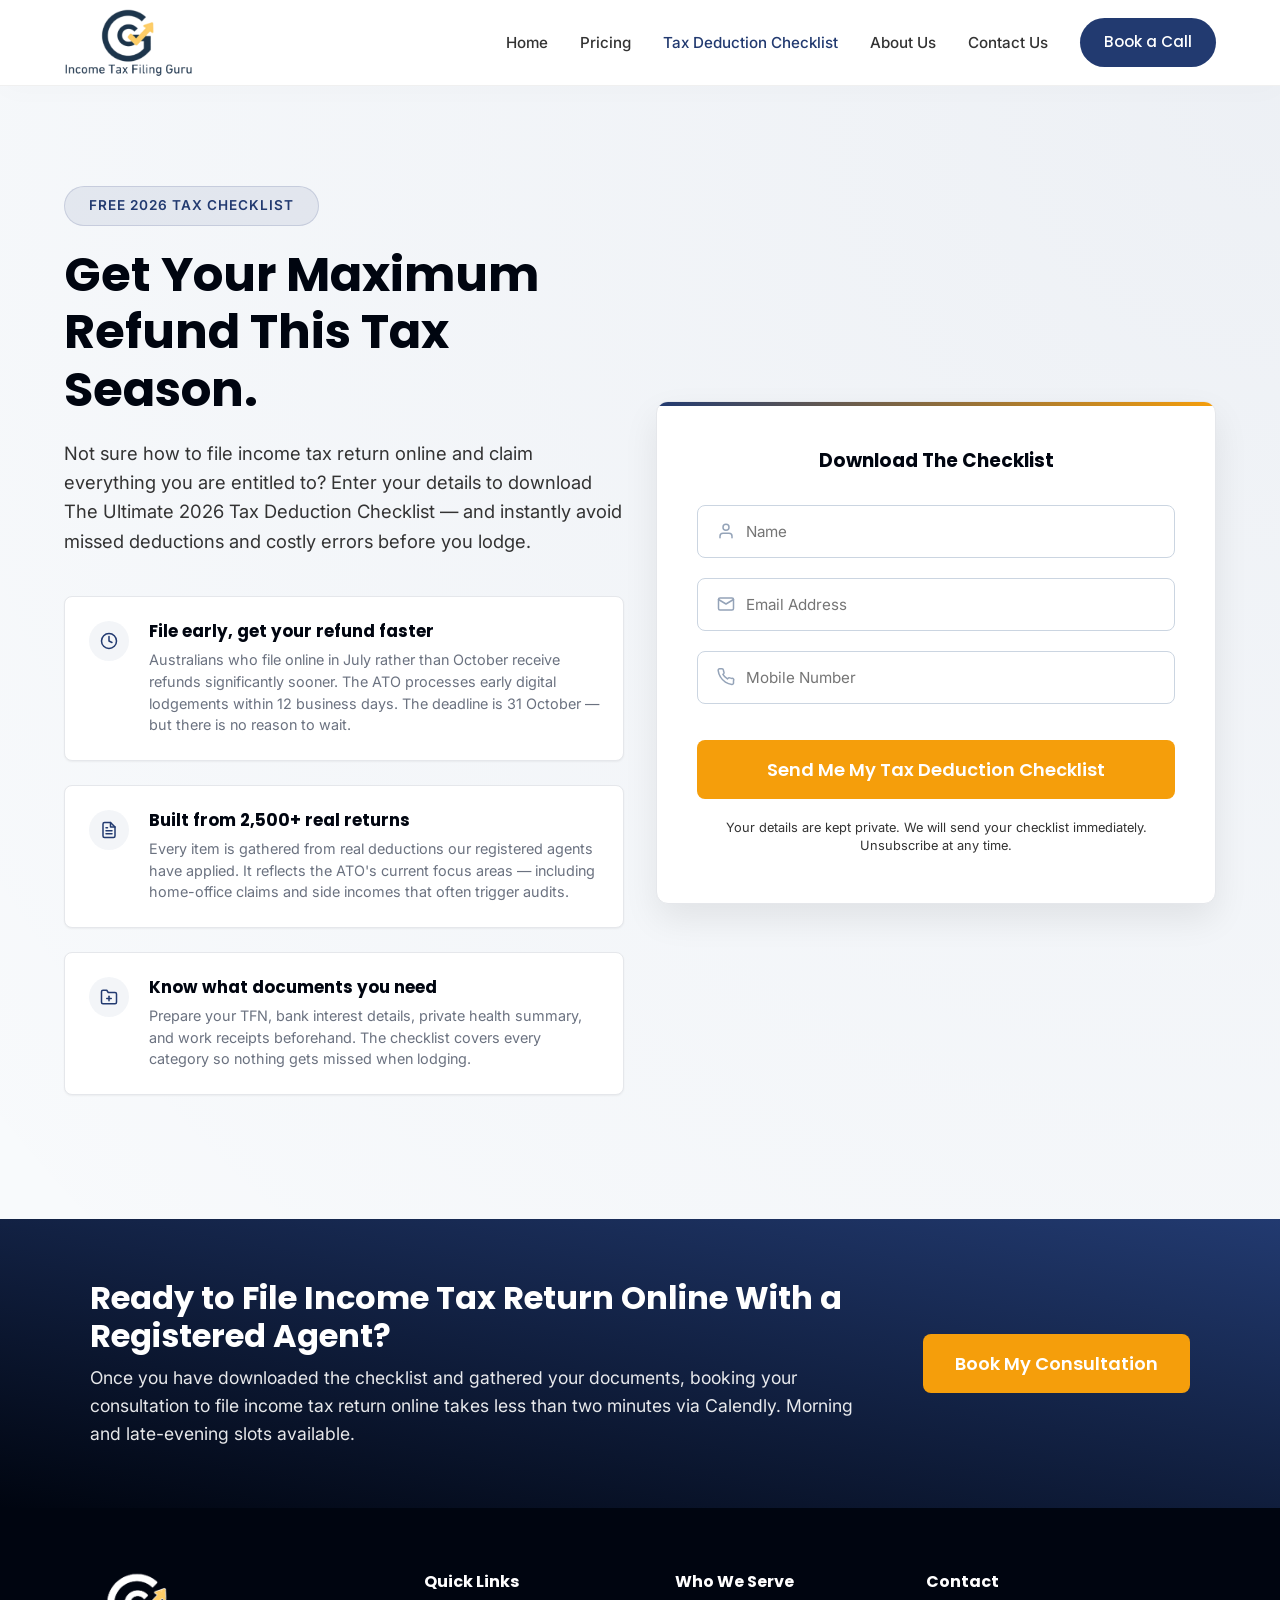
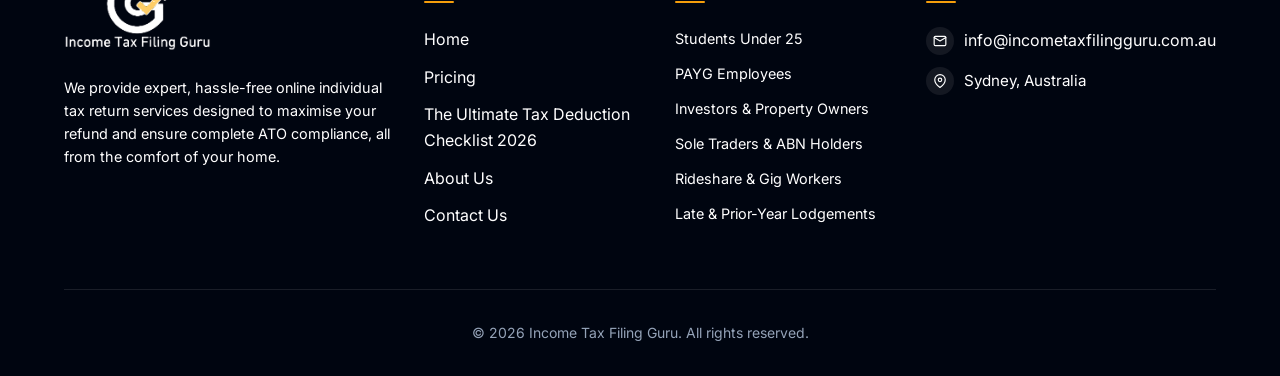
<file: checklist.html>
<!DOCTYPE html>
<html lang="en-AU">
<head>
  <!-- Google Tag Manager -->
  <script>(function(w,d,s,l,i){w[l]=w[l]||[];w[l].push({'gtm.start':
  new Date().getTime(),event:'gtm.js'});var f=d.getElementsByTagName(s)[0],
  j=d.createElement(s),dl=l!='dataLayer'?'&l='+l:'';j.async=true;j.src=
  'https://www.googletagmanager.com/gtm.js?id='+i+dl;f.parentNode.insertBefore(j,f);
  })(window,document,'script','dataLayer','GTM-WX6JZZR5');</script>
  <!-- End Google Tag Manager -->
  <!-- Google tag (gtag.js) -->
  <script async src="https://www.googletagmanager.com/gtag/js?id=G-D86ZBNW1SB"></script>
  <script>
    window.dataLayer = window.dataLayer || [];
    function gtag(){dataLayer.push(arguments);}
    gtag('js', new Date());

    gtag('config', 'G-D86ZBNW1SB');
  </script>
  <meta charset="UTF-8">
  <meta name="viewport" content="width=device-width, initial-scale=1.0">
  <title>File Income Tax Return Online Australia | Free 2026 Tax Deduction Checklist</title>
  <meta name="description" content="Download the free 2026 Australian Tax Deduction Checklist before you file income tax return online. Built by registered agents with 10+ years experience. No missed deductions.">
  <link rel="canonical" href="https://incometaxfilingguru.com.au/checklist">
  
  <link rel="stylesheet" href="css/style.css?v=2.0">
  <link rel="stylesheet" href="css/main.css?v=2.0">
  

</head>
<body>
  <!-- Google Tag Manager (noscript) -->
  <noscript><iframe src="https://www.googletagmanager.com/ns.html?id=GTM-WX6JZZR5"
  height="0" width="0" style="display:none;visibility:hidden"></iframe></noscript>
  <!-- End Google Tag Manager (noscript) -->



  <!-- Navbar -->
  <nav class="navbar">
    <div class="container">
      <a href="/" class="brand-logo">
        <img src="assets/logo.png" alt="Logo" style="height: 70px;">
      </a>
      
      <ul class="nav-links">
        <li><a href="/">Home</a></li>
        <li><a href="/pricing">Pricing</a></li>
        <li><a href="/checklist" class="active">Tax Deduction Checklist</a></li>
        <li><a href="/about">About Us</a></li>
        <li><a href="/contact">Contact Us</a></li>
        <li class="header-cta"><a href="#" class="btn btn-primary" onclick="openCalendly(event)">Book a Call</a></li>
      </ul>

      <button class="mobile-menu-btn" onclick="toggleMenu()">☰</button>
    </div>
  </nav>

  <!-- Hero / Lead Magnet Form -->
  <section class="checklist-hero">
    <div class="container">
      <div class="grid-2" style="align-items: center;">
        
        <div>
          <div class="hero-badge" style="background: rgba(34, 58, 112, 0.08); color: var(--primary-blue); border-color: rgba(34, 58, 112, 0.15); margin-bottom: 1.25rem;">Free 2026 Tax Checklist</div>
          <h1 style="font-size: 3rem; margin-bottom: 1.25rem;">Get Your Maximum Refund This Tax Season.</h1>
          <p class="text-muted" style="font-size: 1.15rem; margin-bottom: 2.5rem;">Not sure how to file income tax return online and claim everything you are entitled to? Enter your details to download The Ultimate 2026 Tax Deduction Checklist — and instantly avoid missed deductions and costly errors before you lodge.</p>
          
          <div style="display: flex; flex-direction: column;">
            <!-- Benefit 1 -->
            <div class="checklist-benefit-card">
              <div class="checklist-benefit-icon">
                <svg xmlns="http://www.w3.org/2000/svg" width="18" height="18" viewBox="0 0 24 24" fill="none" stroke="currentColor" stroke-width="2" stroke-linecap="round" stroke-linejoin="round"><circle cx="12" cy="12" r="10"></circle><polyline points="12 6 12 12 16 14"></polyline></svg>
              </div>
              <div class="checklist-benefit-content">
                <h4 class="checklist-benefit-title">File early, get your refund faster</h4>
                <p class="checklist-benefit-text">Australians who file online in July rather than October receive refunds significantly sooner. The ATO processes early digital lodgements within 12 business days. The deadline is 31 October — but there is no reason to wait.</p>
              </div>
            </div>

            <!-- Benefit 2 -->
            <div class="checklist-benefit-card">
              <div class="checklist-benefit-icon">
                <svg xmlns="http://www.w3.org/2000/svg" width="18" height="18" viewBox="0 0 24 24" fill="none" stroke="currentColor" stroke-width="2" stroke-linecap="round" stroke-linejoin="round"><path d="M14 2H6a2 2 0 0 0-2 2v16a2 2 0 0 0 2 2h12a2 2 0 0 0 2-2V8z"></path><polyline points="14 2 14 8 20 8"></polyline><line x1="16" y1="13" x2="8" y2="13"></line><line x1="16" y1="17" x2="8" y2="17"></line><polyline points="10 9 9 9 8 9"></polyline></svg>
              </div>
              <div class="checklist-benefit-content">
                <h4 class="checklist-benefit-title">Built from 2,500+ real returns</h4>
                <p class="checklist-benefit-text">Every item is gathered from real deductions our registered agents have applied. It reflects the ATO's current focus areas — including home-office claims and side incomes that often trigger audits.</p>
              </div>
            </div>

            <!-- Benefit 3 -->
            <div class="checklist-benefit-card">
              <div class="checklist-benefit-icon">
                <svg xmlns="http://www.w3.org/2000/svg" width="18" height="18" viewBox="0 0 24 24" fill="none" stroke="currentColor" stroke-width="2" stroke-linecap="round" stroke-linejoin="round"><path d="M22 19a2 2 0 0 1-2 2H4a2 2 0 0 1-2-2V5a2 2 0 0 1 2-2h5l2 3h9a2 2 0 0 1 2 2z"></path><line x1="12" y1="11" x2="12" y2="17"></line><line x1="9" y1="14" x2="15" y2="14"></line></svg>
              </div>
              <div class="checklist-benefit-content">
                <h4 class="checklist-benefit-title">Know what documents you need</h4>
                <p class="checklist-benefit-text">Prepare your TFN, bank interest details, private health summary, and work receipts beforehand. The checklist covers every category so nothing gets missed when lodging.</p>
              </div>
            </div>
          </div>
        </div>
        
        <div class="premium-form-card">
          <h3 class="text-center mb-4" style="font-family: var(--font-headings); font-weight: 700; color: var(--primary-dark);">Download The Checklist</h3>
          <form id="lead-magnet-form">
            <input type="hidden" name="access_key" value="bc222787-e999-47c6-8995-aa8b7264dc5b">
            <div class="form-input-wrapper">
              <input type="text" id="first-name" name="name" class="premium-form-control" placeholder="Name" required>
              <span class="form-input-icon">
                <svg xmlns="http://www.w3.org/2000/svg" width="18" height="18" viewBox="0 0 24 24" fill="none" stroke="currentColor" stroke-width="2" stroke-linecap="round" stroke-linejoin="round"><path d="M20 21v-2a4 4 0 0 0-4-4H8a4 4 0 0 0-4 4v2"></path><circle cx="12" cy="7" r="4"></circle></svg>
              </span>
              <span class="form-error-msg" style="display: none; color: #ef4444; font-size: 0.8rem; margin-top: 4px; text-align: left;"></span>
            </div>
            <div class="form-input-wrapper">
              <input type="email" id="email-address" name="email" class="premium-form-control" placeholder="Email Address" required>
              <span class="form-input-icon">
                <svg xmlns="http://www.w3.org/2000/svg" width="18" height="18" viewBox="0 0 24 24" fill="none" stroke="currentColor" stroke-width="2" stroke-linecap="round" stroke-linejoin="round"><path d="M4 4h16c1.1 0 2 .9 2 2v12c0 1.1-.9 2-2 2H4c-1.1 0-2-.9-2-2V6c0-1.1.9-2 2-2z"></path><polyline points="22,6 12,12 2,6"></polyline></svg>
              </span>
              <span class="form-error-msg" style="display: none; color: #ef4444; font-size: 0.8rem; margin-top: 4px; text-align: left;"></span>
            </div>
            <div class="form-input-wrapper">
              <input type="tel" id="phone-number" name="phone" class="premium-form-control" placeholder="Mobile Number" required>
              <span class="form-input-icon">
                <svg xmlns="http://www.w3.org/2000/svg" width="18" height="18" viewBox="0 0 24 24" fill="none" stroke="currentColor" stroke-width="2" stroke-linecap="round" stroke-linejoin="round"><path d="M22 16.92v3a2 2 0 0 1-2.18 2 19.79 19.79 0 0 1-8.63-3.07A19.5 19.5 0 0 1 4.69 12 19.79 19.79 0 0 1 1.6 3.41 2 2 0 0 1 3.57 1h3a2 2 0 0 1 2 1.72c.127.96.361 1.903.7 2.81a2 2 0 0 1-.45 2.11L7.91 8.5a16 16 0 0 0 6 6l.86-.86a2 2 0 0 1 2.11-.45c.907.339 1.85.573 2.81.7A2 2 0 0 1 22 16.92z"></path></svg>
              </span>
              <span class="form-error-msg" style="display: none; color: #ef4444; font-size: 0.8rem; margin-top: 4px; text-align: left;"></span>
            </div>
            <button type="submit" class="btn btn-accent btn-block btn-lg" style="margin-top: 1rem;">Send Me My Tax Deduction Checklist</button>
            <p class="text-center text-muted" style="font-size: 0.8rem; margin-top: 1.25rem; line-height: 1.4;">Your details are kept private. We will send your checklist immediately. Unsubscribe at any time.</p>
          </form>
        </div>

      </div>
    </div>
  </section>

  <!-- Pre-footer CTA -->
  <section class="bg-primary pricing-cta-section" style="padding: 60px 0;">
    <div class="container">
      <div class="pricing-cta-horizontal">
        <div class="pricing-cta-text">
          <h2 style="color: white; margin-bottom: 0.5rem; font-size: 2rem; text-align: left;">Ready to File Income Tax Return Online With a Registered Agent?</h2>
          <p style="color: rgba(255,255,255,0.9); margin: 0; font-size: 1.1rem; text-align: left;">Once you have downloaded the checklist and gathered your documents, booking your consultation to file income tax return online takes less than two minutes via Calendly. Morning and late-evening slots available.</p>
        </div>
        <div class="pricing-cta-button-wrap">
          <button class="btn btn-accent btn-lg" onclick="openCalendly(event)">Book My Consultation</button>
        </div>
      </div>
    </div>
  </section>

  <!-- Footer -->
  <footer class="footer">
    <div class="container">
      <div class="footer-grid">
        <div>
          <img src="assets/logo-white.png" alt="Logo" style="height: 80px; margin-bottom: 1.5rem;">
          <p style="font-size: 0.9rem;">We provide expert, hassle-free online individual tax return services designed to maximise your refund and ensure complete ATO compliance, all from the comfort of your home.</p>
        </div>
        <div>
          <h3>Quick Links</h3>
          <ul>
            <li><a href="/">Home</a></li>
            <li><a href="/pricing">Pricing</a></li>
            <li><a href="/checklist">The Ultimate Tax Deduction Checklist 2026</a></li>
            <li><a href="/about">About Us</a></li>
            <li><a href="/contact">Contact Us</a></li>
          </ul>
        </div>
        <div>
          <h3>Who We Serve</h3>
          <ul class="footer-serve-list">
            <li>Students Under 25</li>
            <li>PAYG Employees</li>
            <li>Investors &amp; Property Owners</li>
            <li>Sole Traders &amp; ABN Holders</li>
            <li>Rideshare &amp; Gig Workers</li>
            <li>Late &amp; Prior-Year Lodgements</li>
          </ul>
        </div>
        <div>
          <h3>Contact</h3>
          <ul style="list-style: none; padding: 0;">
            <li style="margin-bottom: 0.75rem;">
              <a href="mailto:info@incometaxfilingguru.com.au" style="color: inherit; text-decoration: none; display: flex; align-items: center; gap: 0.6rem;">
                <span class="footer-icon-wrap">
                  <svg xmlns="http://www.w3.org/2000/svg" width="14" height="14" viewBox="0 0 24 24" fill="none" stroke="currentColor" stroke-width="2" stroke-linecap="round" stroke-linejoin="round"><path d="M4 4h16c1.1 0 2 .9 2 2v12c0 1.1-.9 2-2 2H4c-1.1 0-2-.9-2-2V6c0-1.1.9-2 2-2z"></path><polyline points="22,6 12,12 2,6"></polyline></svg>
                </span>
                info@incometaxfilingguru.com.au
              </a>
            </li>
            <li style="color: inherit; display: flex; align-items: center; gap: 0.6rem; font-size: 0.95rem;">
              <span class="footer-icon-wrap">
                <svg xmlns="http://www.w3.org/2000/svg" width="14" height="14" viewBox="0 0 24 24" fill="none" stroke="currentColor" stroke-width="2" stroke-linecap="round" stroke-linejoin="round"><path d="M21 10c0 7-9 13-9 13s-9-6-9-13a9 9 0 0 1 18 0z"></path><circle cx="12" cy="10" r="3"></circle></svg>
              </span>
              Sydney, Australia
            </li>
          </ul>
        </div>
      </div>
      <div class="footer-bottom">
        &copy; 2026 Income Tax Filing Guru. All rights reserved.
      </div>
    </div>
  </footer>

  <script src="js/main.js"></script>
</body>
</html>
</file>
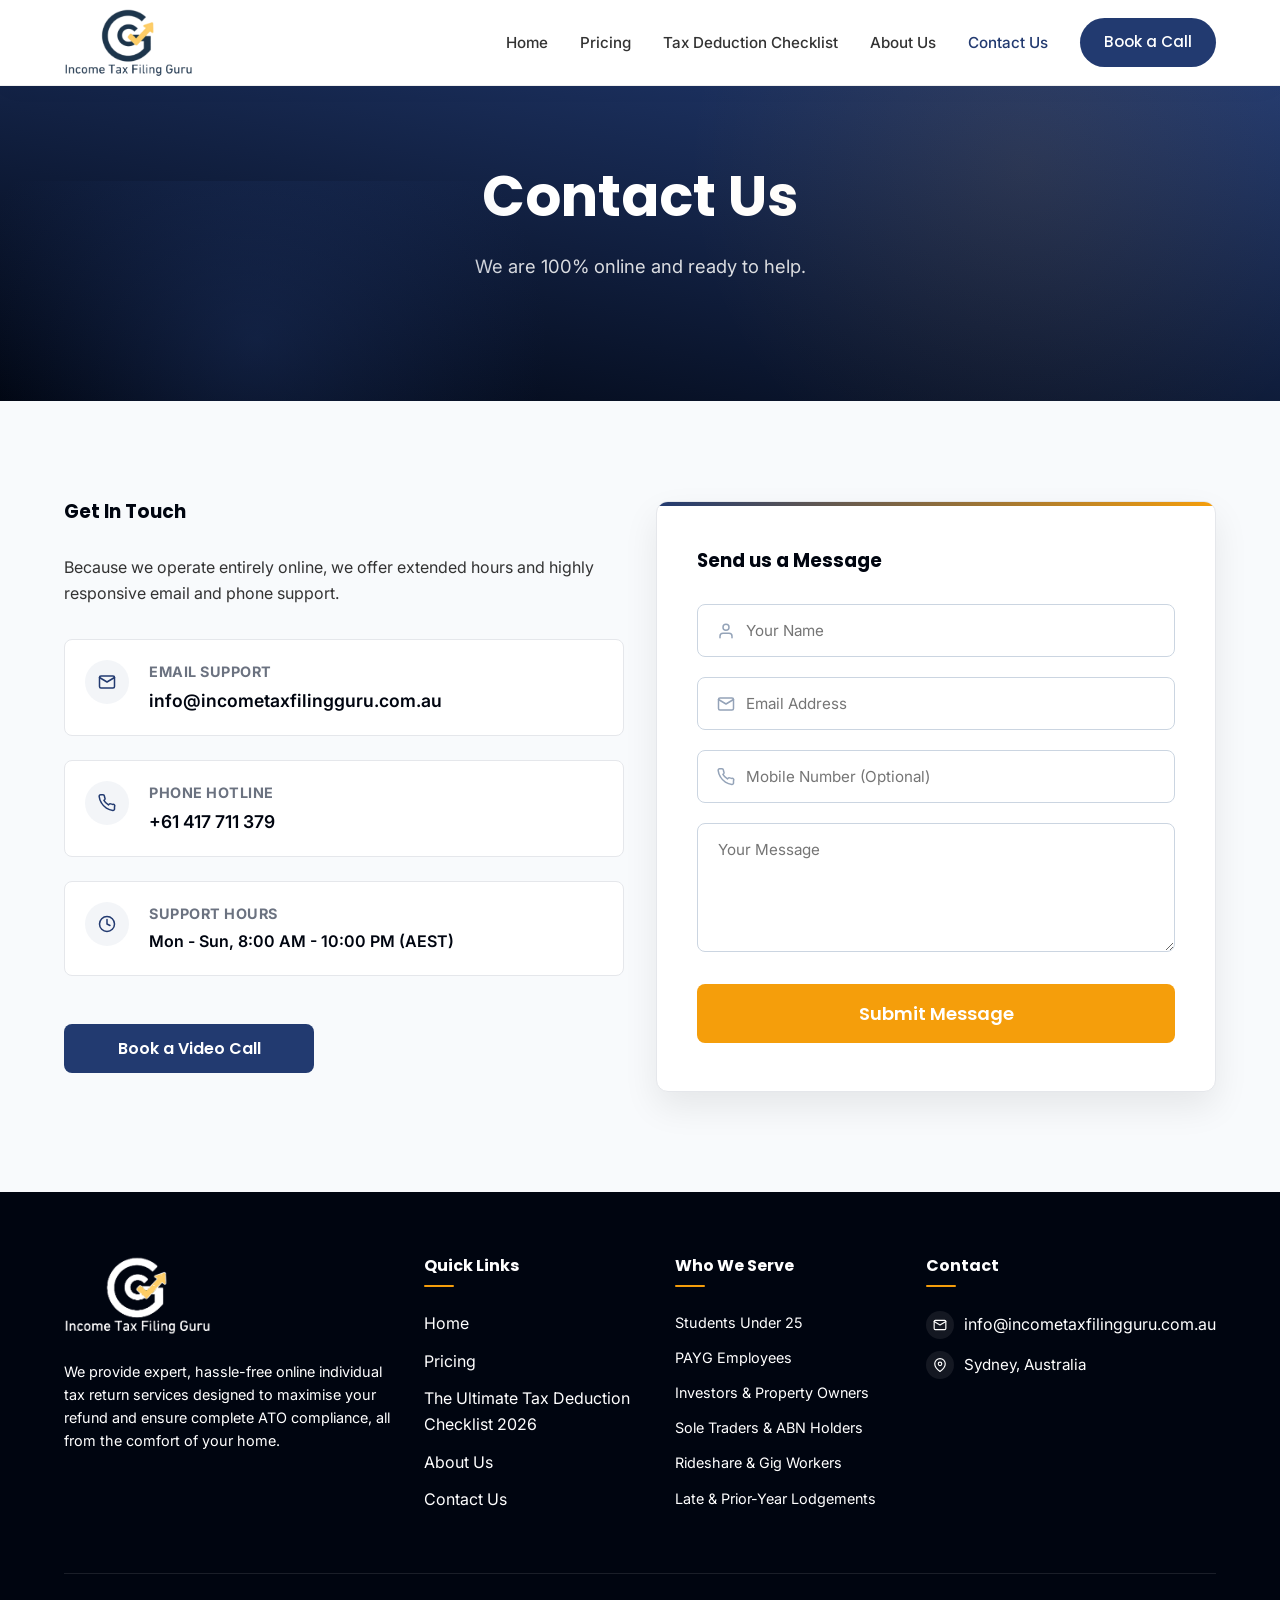
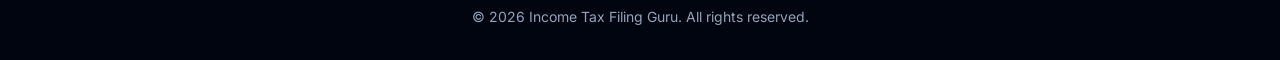
<file: contact.html>
<!DOCTYPE html>
<html lang="en-AU">
<head>
  <!-- Google Tag Manager -->
  <script>(function(w,d,s,l,i){w[l]=w[l]||[];w[l].push({'gtm.start':
  new Date().getTime(),event:'gtm.js'});var f=d.getElementsByTagName(s)[0],
  j=d.createElement(s),dl=l!='dataLayer'?'&l='+l:'';j.async=true;j.src=
  'https://www.googletagmanager.com/gtm.js?id='+i+dl;f.parentNode.insertBefore(j,f);
  })(window,document,'script','dataLayer','GTM-WX6JZZR5');</script>
  <!-- End Google Tag Manager -->
  <!-- Google tag (gtag.js) -->
  <script async src="https://www.googletagmanager.com/gtag/js?id=G-D86ZBNW1SB"></script>
  <script>
    window.dataLayer = window.dataLayer || [];
    function gtag(){dataLayer.push(arguments);}
    gtag('js', new Date());

    gtag('config', 'G-D86ZBNW1SB');
  </script>
  <meta charset="UTF-8">
  <meta name="viewport" content="width=device-width, initial-scale=1.0">
  <title>Contact Us | Income Tax Filing Guru</title>
  
  <link rel="stylesheet" href="css/style.css?v=2.0">
  <link rel="stylesheet" href="css/main.css?v=2.0">
</head>
<body>
  <!-- Google Tag Manager (noscript) -->
  <noscript><iframe src="https://www.googletagmanager.com/ns.html?id=GTM-WX6JZZR5"
  height="0" width="0" style="display:none;visibility:hidden"></iframe></noscript>
  <!-- End Google Tag Manager (noscript) -->



  <!-- Navbar -->
  <nav class="navbar">
    <div class="container">
      <a href="/" class="brand-logo">
        <img src="assets/logo.png" alt="Logo" style="height: 70px;">
      </a>
      
      <ul class="nav-links">
        <li><a href="/">Home</a></li>
        <li><a href="/pricing">Pricing</a></li>
        <li><a href="/checklist">Tax Deduction Checklist</a></li>
        <li><a href="/about">About Us</a></li>
        <li><a href="/contact" class="active">Contact Us</a></li>
        <li class="header-cta"><a href="#" class="btn btn-primary" onclick="openCalendly(event)">Book a Call</a></li>
      </ul>

      <button class="mobile-menu-btn" onclick="toggleMenu()">☰</button>
    </div>
  </nav>

  <!-- Hero Section -->
  <section class="hero-section text-center" style="padding: 80px 0;">
    <div class="container">
      <h1>Contact Us</h1>
      <p class="sub-headline">We are 100% online and ready to help.</p>
    </div>
  </section>

  <!-- Contact Grid -->
  <section style="padding: 100px 0;" class="bg-light">
    <div class="container">
      <div class="grid-2">
        <div>
          <h3 class="mb-4" style="font-family: var(--font-headings); font-weight: 700; color: var(--primary-dark);">Get In Touch</h3>
          <p class="text-muted mb-4" style="line-height: 1.6;">Because we operate entirely online, we offer extended hours and highly responsive email and phone support.</p>
          
          <div class="contact-info-list">
            <!-- Email -->
            <div class="contact-info-item">
              <div class="contact-info-icon">
                <svg xmlns="http://www.w3.org/2000/svg" width="18" height="18" viewBox="0 0 24 24" fill="none" stroke="currentColor" stroke-width="2" stroke-linecap="round" stroke-linejoin="round"><path d="M4 4h16c1.1 0 2 .9 2 2v12c0 1.1-.9 2-2 2H4c-1.1 0-2-.9-2-2V6c0-1.1.9-2 2-2z"></path><polyline points="22,6 12,12 2,6"></polyline></svg>
              </div>
              <div class="contact-info-details">
                <div class="contact-info-label">Email Support</div>
                <p class="contact-info-value"><a href="mailto:info@incometaxfilingguru.com.au">info@incometaxfilingguru.com.au</a></p>
              </div>
            </div>

            <!-- Phone -->
            <div class="contact-info-item">
              <div class="contact-info-icon">
                <svg xmlns="http://www.w3.org/2000/svg" width="18" height="18" viewBox="0 0 24 24" fill="none" stroke="currentColor" stroke-width="2" stroke-linecap="round" stroke-linejoin="round"><path d="M22 16.92v3a2 2 0 0 1-2.18 2 19.79 19.79 0 0 1-8.63-3.07A19.5 19.5 0 0 1 4.69 12 19.79 19.79 0 0 1 1.6 3.41 2 2 0 0 1 3.57 1h3a2 2 0 0 1 2 1.72c.127.96.361 1.903.7 2.81a2 2 0 0 1-.45 2.11L7.91 8.5a16 16 0 0 0 6 6l.86-.86a2 2 0 0 1 2.11-.45c.907.339 1.85.573 2.81.7A2 2 0 0 1 22 16.92z"></path></svg>
              </div>
              <div class="contact-info-details">
                <div class="contact-info-label">Phone Hotline</div>
                <p class="contact-info-value"><a href="tel:+61417711379">+61 417 711 379</a></p>
              </div>
            </div>

            <!-- Hours -->
            <div class="contact-info-item">
              <div class="contact-info-icon">
                <svg xmlns="http://www.w3.org/2000/svg" width="18" height="18" viewBox="0 0 24 24" fill="none" stroke="currentColor" stroke-width="2" stroke-linecap="round" stroke-linejoin="round"><circle cx="12" cy="12" r="10"></circle><polyline points="12 6 12 12 16 14"></polyline></svg>
              </div>
              <div class="contact-info-details">
                <div class="contact-info-label">Support Hours</div>
                <p class="contact-info-value" style="font-size: 1rem; font-weight: 600;">Mon - Sun, 8:00 AM - 10:00 PM (AEST)</p>
              </div>
            </div>
          </div>
          
          <button class="btn btn-primary mt-5" onclick="openCalendly(event)" style="width: 100%; max-width: 250px;">Book a Video Call</button>
        </div>
        
        <div class="premium-form-card">
          <h3 class="mb-4" style="font-family: var(--font-headings); font-weight: 700; color: var(--primary-dark);">Send us a Message</h3>
          <form id="contact-form">
            <input type="hidden" name="access_key" value="bc222787-e999-47c6-8995-aa8b7264dc5b">
            <div class="form-input-wrapper">
              <input type="text" id="contact-name" name="name" class="premium-form-control" placeholder="Your Name" required>
              <span class="form-input-icon">
                <svg xmlns="http://www.w3.org/2000/svg" width="18" height="18" viewBox="0 0 24 24" fill="none" stroke="currentColor" stroke-width="2" stroke-linecap="round" stroke-linejoin="round"><path d="M20 21v-2a4 4 0 0 0-4-4H8a4 4 0 0 0-4 4v2"></path><circle cx="12" cy="7" r="4"></circle></svg>
              </span>
              <span class="form-error-msg" style="display: none; color: #ef4444; font-size: 0.8rem; margin-top: 4px; text-align: left;"></span>
            </div>
            <div class="form-input-wrapper">
              <input type="email" id="contact-email" name="email" class="premium-form-control" placeholder="Email Address" required>
              <span class="form-input-icon">
                <svg xmlns="http://www.w3.org/2000/svg" width="18" height="18" viewBox="0 0 24 24" fill="none" stroke="currentColor" stroke-width="2" stroke-linecap="round" stroke-linejoin="round"><path d="M4 4h16c1.1 0 2 .9 2 2v12c0 1.1-.9 2-2 2H4c-1.1 0-2-.9-2-2V6c0-1.1.9-2 2-2z"></path><polyline points="22,6 12,12 2,6"></polyline></svg>
              </span>
              <span class="form-error-msg" style="display: none; color: #ef4444; font-size: 0.8rem; margin-top: 4px; text-align: left;"></span>
            </div>
            <div class="form-input-wrapper">
              <input type="tel" id="contact-phone" name="phone" class="premium-form-control" placeholder="Mobile Number (Optional)">
              <span class="form-input-icon">
                <svg xmlns="http://www.w3.org/2000/svg" width="18" height="18" viewBox="0 0 24 24" fill="none" stroke="currentColor" stroke-width="2" stroke-linecap="round" stroke-linejoin="round"><path d="M22 16.92v3a2 2 0 0 1-2.18 2 19.79 19.79 0 0 1-8.63-3.07A19.5 19.5 0 0 1 4.69 12 19.79 19.79 0 0 1 1.6 3.41 2 2 0 0 1 3.57 1h3a2 2 0 0 1 2 1.72c.127.96.361 1.903.7 2.81a2 2 0 0 1-.45 2.11L7.91 8.5a16 16 0 0 0 6 6l.86-.86a2 2 0 0 1 2.11-.45c.907.339 1.85.573 2.81.7A2 2 0 0 1 22 16.92z"></path></svg>
              </span>
              <span class="form-error-msg" style="display: none; color: #ef4444; font-size: 0.8rem; margin-top: 4px; text-align: left;"></span>
            </div>
            <div class="form-input-wrapper" style="margin-bottom: 1.5rem;">
              <textarea id="contact-message" name="message" rows="5" class="premium-form-control" placeholder="Your Message" style="padding-left: 1.25rem; resize: vertical;" required></textarea>
              <span class="form-error-msg" style="display: none; color: #ef4444; font-size: 0.8rem; margin-top: 4px; text-align: left;"></span>
            </div>
            <button type="submit" class="btn btn-accent btn-block btn-lg">Submit Message</button>
          </form>
        </div>
      </div>
    </div>
  </section>

  <!-- Footer -->
  <footer class="footer">
    <div class="container">
      <div class="footer-grid">
        <div>
          <img src="assets/logo-white.png" alt="Logo" style="height: 80px; margin-bottom: 1.5rem;">
          <p style="font-size: 0.9rem;">We provide expert, hassle-free online individual tax return services designed to maximise your refund and ensure complete ATO compliance, all from the comfort of your home.</p>
        </div>
        <div>
          <h3>Quick Links</h3>
          <ul>
            <li><a href="/">Home</a></li>
            <li><a href="/pricing">Pricing</a></li>
            <li><a href="/checklist">The Ultimate Tax Deduction Checklist 2026</a></li>
            <li><a href="/about">About Us</a></li>
            <li><a href="/contact">Contact Us</a></li>
          </ul>
        </div>
        <div>
          <h3>Who We Serve</h3>
          <ul class="footer-serve-list">
            <li>Students Under 25</li>
            <li>PAYG Employees</li>
            <li>Investors &amp; Property Owners</li>
            <li>Sole Traders &amp; ABN Holders</li>
            <li>Rideshare &amp; Gig Workers</li>
            <li>Late &amp; Prior-Year Lodgements</li>
          </ul>
        </div>
        <div>
          <h3>Contact</h3>
          <ul style="list-style: none; padding: 0;">
            <li style="margin-bottom: 0.75rem;">
              <a href="mailto:info@incometaxfilingguru.com.au" style="color: inherit; text-decoration: none; display: flex; align-items: center; gap: 0.6rem;">
                <span class="footer-icon-wrap">
                  <svg xmlns="http://www.w3.org/2000/svg" width="14" height="14" viewBox="0 0 24 24" fill="none" stroke="currentColor" stroke-width="2" stroke-linecap="round" stroke-linejoin="round"><path d="M4 4h16c1.1 0 2 .9 2 2v12c0 1.1-.9 2-2 2H4c-1.1 0-2-.9-2-2V6c0-1.1.9-2 2-2z"></path><polyline points="22,6 12,12 2,6"></polyline></svg>
                </span>
                info@incometaxfilingguru.com.au
              </a>
            </li>
            <li style="color: inherit; display: flex; align-items: center; gap: 0.6rem; font-size: 0.95rem;">
              <span class="footer-icon-wrap">
                <svg xmlns="http://www.w3.org/2000/svg" width="14" height="14" viewBox="0 0 24 24" fill="none" stroke="currentColor" stroke-width="2" stroke-linecap="round" stroke-linejoin="round"><path d="M21 10c0 7-9 13-9 13s-9-6-9-13a9 9 0 0 1 18 0z"></path><circle cx="12" cy="10" r="3"></circle></svg>
              </span>
              Sydney, Australia
            </li>
          </ul>
        </div>
      </div>
      <div class="footer-bottom">
        &copy; 2026 Income Tax Filing Guru. All rights reserved.
      </div>
    </div>
  </footer>

  <script src="js/main.js"></script>
</body>
</html>
</file>
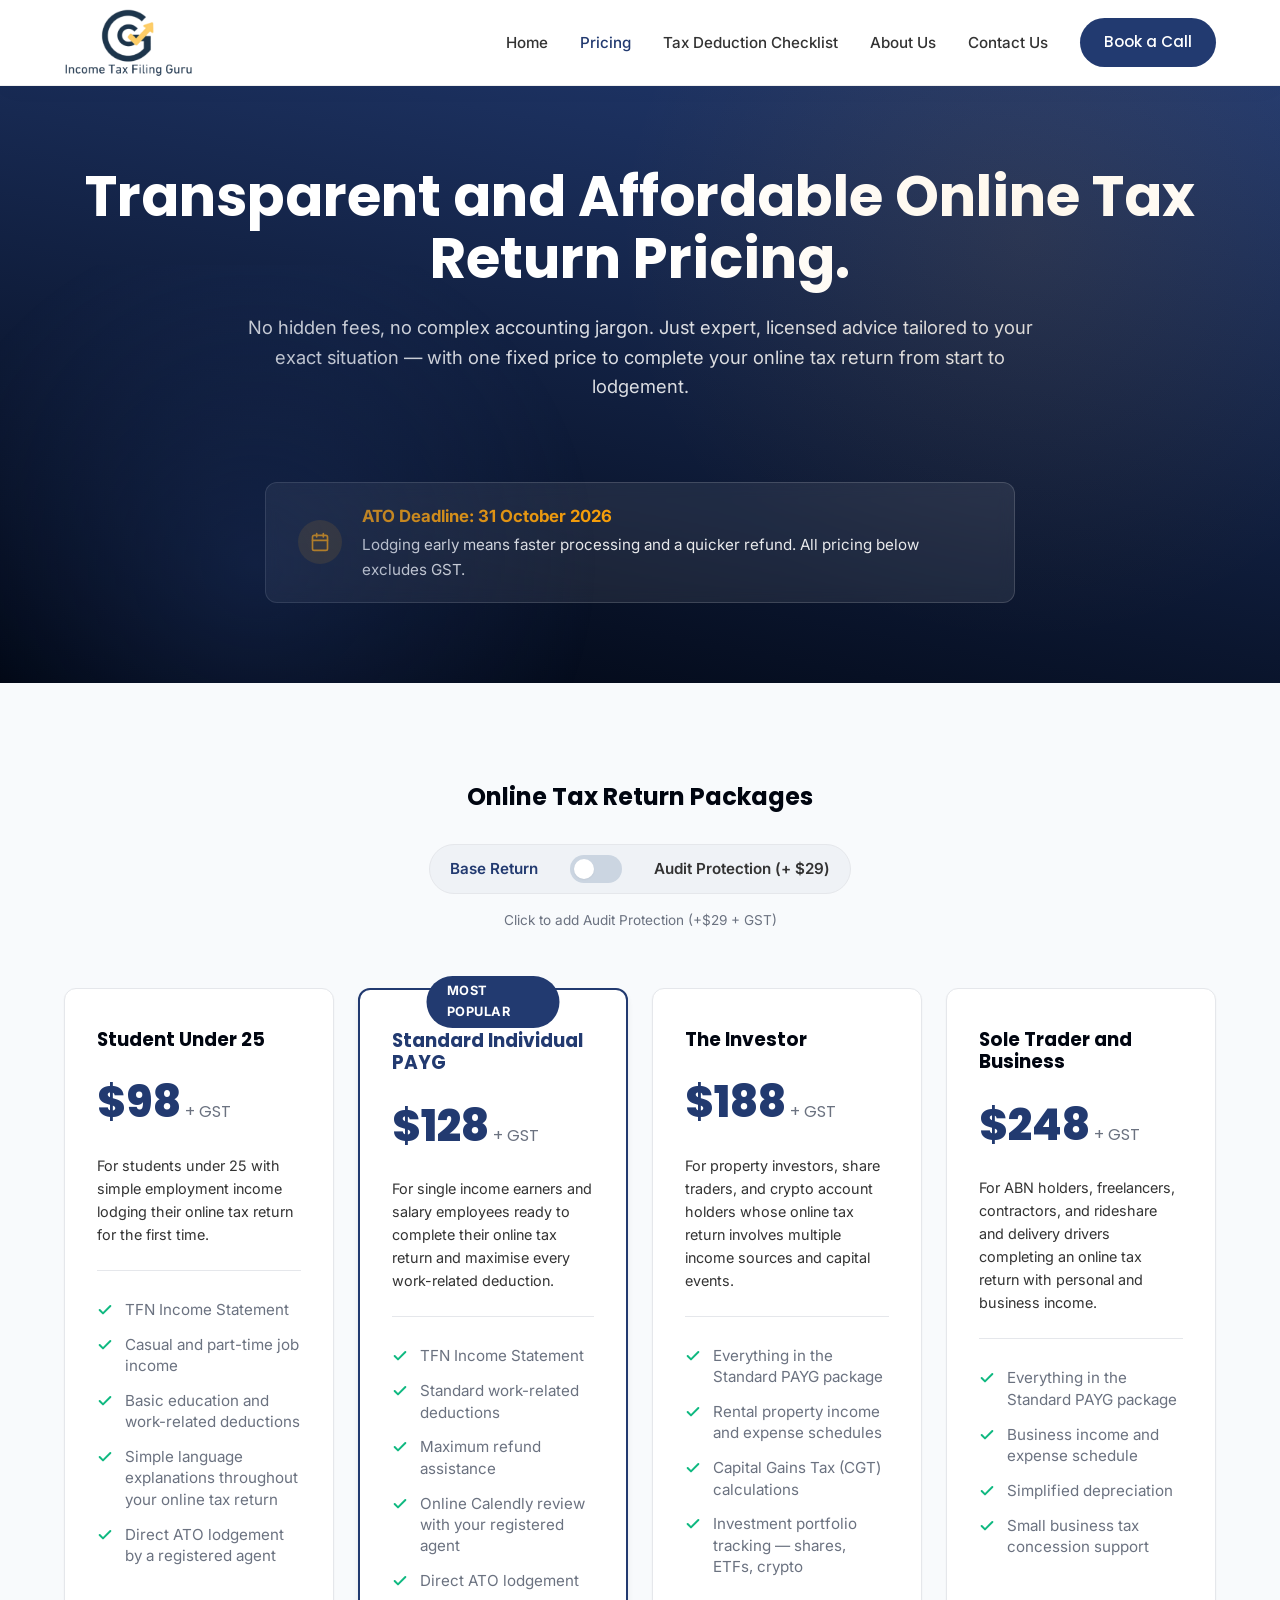
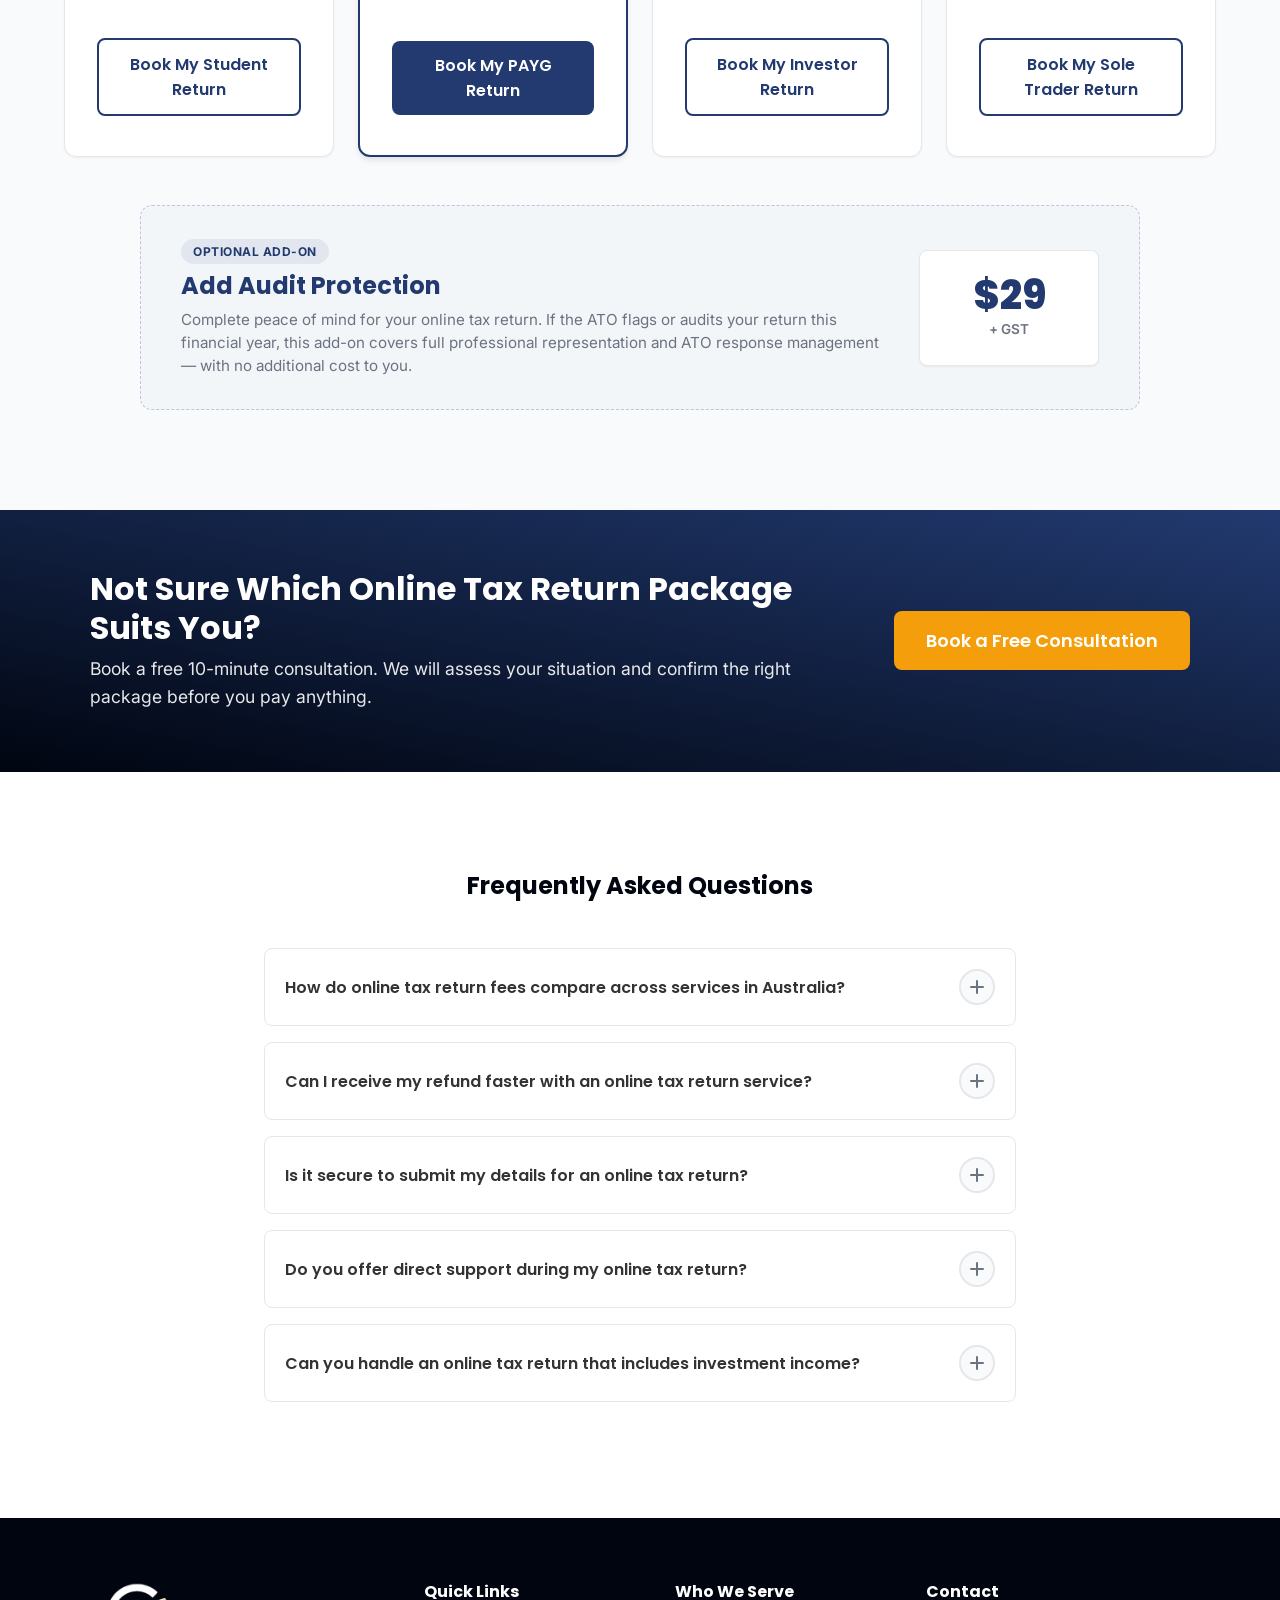
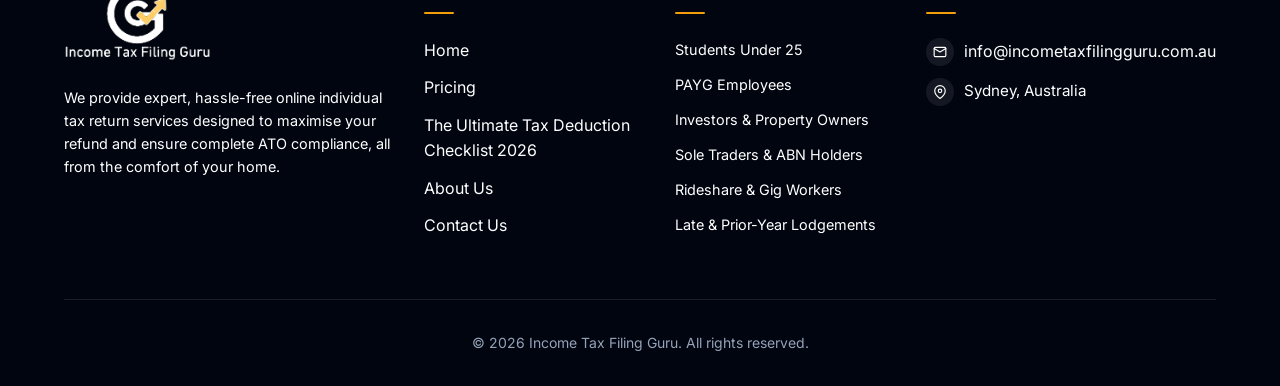
<file: pricing.html>
<!DOCTYPE html>
<html lang="en-AU">
<head>
  <!-- Google Tag Manager -->
  <script>(function(w,d,s,l,i){w[l]=w[l]||[];w[l].push({'gtm.start':
  new Date().getTime(),event:'gtm.js'});var f=d.getElementsByTagName(s)[0],
  j=d.createElement(s),dl=l!='dataLayer'?'&l='+l:'';j.async=true;j.src=
  'https://www.googletagmanager.com/gtm.js?id='+i+dl;f.parentNode.insertBefore(j,f);
  })(window,document,'script','dataLayer','GTM-WX6JZZR5');</script>
  <!-- End Google Tag Manager -->
  <!-- Google tag (gtag.js) -->
  <script async src="https://www.googletagmanager.com/gtag/js?id=G-D86ZBNW1SB"></script>
  <script>
    window.dataLayer = window.dataLayer || [];
    function gtag(){dataLayer.push(arguments);}
    gtag('js', new Date());

    gtag('config', 'G-D86ZBNW1SB');
  </script>
  <meta charset="UTF-8">
  <meta name="viewport" content="width=device-width, initial-scale=1.0">
  <title>Online Tax Return Pricing Australia | Transparent Fixed Fees | Registered Tax Agent</title>
  <meta name="description" content="Clear, fixed-fee pricing for your online tax return. From $98 + GST for students to $248 + GST for investors and sole traders. No hidden fees. Book today.">
  <link rel="canonical" href="https://incometaxfilingguru.com.au/pricing">
  
  <link rel="stylesheet" href="css/style.css?v=2.0">
  <link rel="stylesheet" href="css/main.css?v=2.0">
  

</head>
<body>
  <!-- Google Tag Manager (noscript) -->
  <noscript><iframe src="https://www.googletagmanager.com/ns.html?id=GTM-WX6JZZR5"
  height="0" width="0" style="display:none;visibility:hidden"></iframe></noscript>
  <!-- End Google Tag Manager (noscript) -->



  <!-- Navbar -->
  <nav class="navbar">
    <div class="container">
      <a href="/" class="brand-logo">
        <img src="assets/logo.png" alt="Logo" style="height: 70px;">
      </a>
      
      <ul class="nav-links">
        <li><a href="/">Home</a></li>
        <li><a href="/pricing" class="active">Pricing</a></li>
        <li><a href="/checklist">Tax Deduction Checklist</a></li>
        <li><a href="/about">About Us</a></li>
        <li><a href="/contact">Contact Us</a></li>
        <li class="header-cta"><a href="#" class="btn btn-primary" onclick="openCalendly(event)">Book a Call</a></li>
      </ul>

      <button class="mobile-menu-btn" onclick="toggleMenu()">☰</button>
    </div>
  </nav>

  <!-- Hero Section -->
  <section class="hero-section text-center" style="padding: 80px 0;">
    <div class="container">
      <h1>Transparent and Affordable Online Tax Return Pricing.</h1>
      <p class="sub-headline">No hidden fees, no complex accounting jargon. Just expert, licensed advice tailored to your exact situation — with one fixed price to complete your online tax return from start to lodgement.</p>
      <div class="pricing-notice-box">
        <div class="pricing-notice-icon">
          <svg xmlns="http://www.w3.org/2000/svg" width="20" height="20" viewBox="0 0 24 24" fill="none" stroke="currentColor" stroke-width="2" stroke-linecap="round" stroke-linejoin="round"><rect x="3" y="4" width="18" height="18" rx="2" ry="2"></rect><line x1="16" y1="2" x2="16" y2="6"></line><line x1="8" y1="2" x2="8" y2="6"></line><line x1="3" y1="10" x2="21" y2="10"></line></svg>
        </div>
        <div class="pricing-notice-content">
          <span class="notice-highlight">ATO Deadline: 31 October 2026</span>
          <p>Lodging early means faster processing and a quicker refund. All pricing below excludes GST.</p>
        </div>
      </div>
    </div>
  </section>

  <!-- Pricing Cards -->
  <section class="bg-light" style="padding: 100px 0;">
    <div class="container">
      <h2 class="text-center mb-4">Online Tax Return Packages</h2>
      
      <div class="pricing-calculator-toggle">
        <span class="toggle-label active-label" id="label-base">Base Return</span>
        <label class="toggle-switch">
          <input type="checkbox" id="audit-protection-toggle">
          <span class="toggle-slider"></span>
        </label>
        <span class="toggle-label" id="label-protection">Audit Protection (+ $29)</span>
      </div>
      <p id="protection-addon-indicator" style="text-align: center; font-size: 0.85rem; color: var(--text-muted); margin-top: -1.5rem; margin-bottom: 3.5rem; min-height: 1.25rem;">Click to add Audit Protection (+$29 + GST)</p>

      <div class="grid-4 mb-5">
        <!-- Student -->
        <div class="pricing-card">
          <div class="pricing-header">
            <h3>Student Under 25</h3>
            <div class="pricing-price pricing-card-amount">$98 <span class="pricing-card-period">+ GST</span></div>
            <p class="text-muted mt-2" style="font-size: 0.9rem;">For students under 25 with simple employment income lodging their online tax return for the first time.</p>
          </div>
          <ul class="pricing-features">
            <li>
              <svg xmlns="http://www.w3.org/2000/svg" width="16" height="16" viewBox="0 0 24 24" fill="none" stroke="currentColor" stroke-width="3" stroke-linecap="round" stroke-linejoin="round"><polyline points="20 6 9 17 4 12"></polyline></svg>
              TFN Income Statement
            </li>
            <li>
              <svg xmlns="http://www.w3.org/2000/svg" width="16" height="16" viewBox="0 0 24 24" fill="none" stroke="currentColor" stroke-width="3" stroke-linecap="round" stroke-linejoin="round"><polyline points="20 6 9 17 4 12"></polyline></svg>
              Casual and part-time job income
            </li>
            <li>
              <svg xmlns="http://www.w3.org/2000/svg" width="16" height="16" viewBox="0 0 24 24" fill="none" stroke="currentColor" stroke-width="3" stroke-linecap="round" stroke-linejoin="round"><polyline points="20 6 9 17 4 12"></polyline></svg>
              Basic education and work-related deductions
            </li>
            <li>
              <svg xmlns="http://www.w3.org/2000/svg" width="16" height="16" viewBox="0 0 24 24" fill="none" stroke="currentColor" stroke-width="3" stroke-linecap="round" stroke-linejoin="round"><polyline points="20 6 9 17 4 12"></polyline></svg>
              Simple language explanations throughout your online tax return
            </li>
            <li>
              <svg xmlns="http://www.w3.org/2000/svg" width="16" height="16" viewBox="0 0 24 24" fill="none" stroke="currentColor" stroke-width="3" stroke-linecap="round" stroke-linejoin="round"><polyline points="20 6 9 17 4 12"></polyline></svg>
              Direct ATO lodgement by a registered agent
            </li>
          </ul>
          <button class="btn btn-outline btn-block" onclick="openCalendly(event)">Book My Student Return</button>
        </div>

        <!-- Standard PAYG -->
        <div class="pricing-card pricing-featured">
          <span class="pricing-featured-badge">Most Popular</span>
          <div class="pricing-header">
            <h3 class="text-primary">Standard Individual PAYG</h3>
            <div class="pricing-price pricing-card-amount">$128 <span class="pricing-card-period">+ GST</span></div>
            <p class="text-muted mt-2" style="font-size: 0.9rem;">For single income earners and salary employees ready to complete their online tax return and maximise every work-related deduction.</p>
          </div>
          <ul class="pricing-features">
            <li>
              <svg xmlns="http://www.w3.org/2000/svg" width="16" height="16" viewBox="0 0 24 24" fill="none" stroke="currentColor" stroke-width="3" stroke-linecap="round" stroke-linejoin="round"><polyline points="20 6 9 17 4 12"></polyline></svg>
              TFN Income Statement
            </li>
            <li>
              <svg xmlns="http://www.w3.org/2000/svg" width="16" height="16" viewBox="0 0 24 24" fill="none" stroke="currentColor" stroke-width="3" stroke-linecap="round" stroke-linejoin="round"><polyline points="20 6 9 17 4 12"></polyline></svg>
              Standard work-related deductions
            </li>
            <li>
              <svg xmlns="http://www.w3.org/2000/svg" width="16" height="16" viewBox="0 0 24 24" fill="none" stroke="currentColor" stroke-width="3" stroke-linecap="round" stroke-linejoin="round"><polyline points="20 6 9 17 4 12"></polyline></svg>
              Maximum refund assistance
            </li>
            <li>
              <svg xmlns="http://www.w3.org/2000/svg" width="16" height="16" viewBox="0 0 24 24" fill="none" stroke="currentColor" stroke-width="3" stroke-linecap="round" stroke-linejoin="round"><polyline points="20 6 9 17 4 12"></polyline></svg>
              Online Calendly review with your registered agent
            </li>
            <li>
              <svg xmlns="http://www.w3.org/2000/svg" width="16" height="16" viewBox="0 0 24 24" fill="none" stroke="currentColor" stroke-width="3" stroke-linecap="round" stroke-linejoin="round"><polyline points="20 6 9 17 4 12"></polyline></svg>
              Direct ATO lodgement
            </li>
          </ul>
          <button class="btn btn-primary btn-block" onclick="openCalendly(event)">Book My PAYG Return</button>
        </div>

        <!-- Investor -->
        <div class="pricing-card">
          <div class="pricing-header">
            <h3>The Investor</h3>
            <div class="pricing-price pricing-card-amount">$188 <span class="pricing-card-period">+ GST</span></div>
            <p class="text-muted mt-2" style="font-size: 0.9rem;">For property investors, share traders, and crypto account holders whose online tax return involves multiple income sources and capital events.</p>
          </div>
          <ul class="pricing-features">
            <li>
              <svg xmlns="http://www.w3.org/2000/svg" width="16" height="16" viewBox="0 0 24 24" fill="none" stroke="currentColor" stroke-width="3" stroke-linecap="round" stroke-linejoin="round"><polyline points="20 6 9 17 4 12"></polyline></svg>
              Everything in the Standard PAYG package
            </li>
            <li>
              <svg xmlns="http://www.w3.org/2000/svg" width="16" height="16" viewBox="0 0 24 24" fill="none" stroke="currentColor" stroke-width="3" stroke-linecap="round" stroke-linejoin="round"><polyline points="20 6 9 17 4 12"></polyline></svg>
              Rental property income and expense schedules
            </li>
            <li>
              <svg xmlns="http://www.w3.org/2000/svg" width="16" height="16" viewBox="0 0 24 24" fill="none" stroke="currentColor" stroke-width="3" stroke-linecap="round" stroke-linejoin="round"><polyline points="20 6 9 17 4 12"></polyline></svg>
              Capital Gains Tax (CGT) calculations
            </li>
            <li>
              <svg xmlns="http://www.w3.org/2000/svg" width="16" height="16" viewBox="0 0 24 24" fill="none" stroke="currentColor" stroke-width="3" stroke-linecap="round" stroke-linejoin="round"><polyline points="20 6 9 17 4 12"></polyline></svg>
              Investment portfolio tracking — shares, ETFs, crypto
            </li>
          </ul>
          <button class="btn btn-outline btn-block" onclick="openCalendly(event)">Book My Investor Return</button>
        </div>

        <!-- Sole Trader -->
        <div class="pricing-card">
          <div class="pricing-header">
            <h3>Sole Trader and Business</h3>
            <div class="pricing-price pricing-card-amount">$248 <span class="pricing-card-period">+ GST</span></div>
            <p class="text-muted mt-2" style="font-size: 0.9rem;">For ABN holders, freelancers, contractors, and rideshare and delivery drivers completing an online tax return with personal and business income.</p>
          </div>
          <ul class="pricing-features">
            <li>
              <svg xmlns="http://www.w3.org/2000/svg" width="16" height="16" viewBox="0 0 24 24" fill="none" stroke="currentColor" stroke-width="3" stroke-linecap="round" stroke-linejoin="round"><polyline points="20 6 9 17 4 12"></polyline></svg>
              Everything in the Standard PAYG package
            </li>
            <li>
              <svg xmlns="http://www.w3.org/2000/svg" width="16" height="16" viewBox="0 0 24 24" fill="none" stroke="currentColor" stroke-width="3" stroke-linecap="round" stroke-linejoin="round"><polyline points="20 6 9 17 4 12"></polyline></svg>
              Business income and expense schedule
            </li>
            <li>
              <svg xmlns="http://www.w3.org/2000/svg" width="16" height="16" viewBox="0 0 24 24" fill="none" stroke="currentColor" stroke-width="3" stroke-linecap="round" stroke-linejoin="round"><polyline points="20 6 9 17 4 12"></polyline></svg>
              Simplified depreciation
            </li>
            <li>
              <svg xmlns="http://www.w3.org/2000/svg" width="16" height="16" viewBox="0 0 24 24" fill="none" stroke="currentColor" stroke-width="3" stroke-linecap="round" stroke-linejoin="round"><polyline points="20 6 9 17 4 12"></polyline></svg>
              Small business tax concession support
            </li>
          </ul>
          <button class="btn btn-outline btn-block" onclick="openCalendly(event)">Book My Sole Trader Return</button>
        </div>
      </div>
      
      <!-- Addon -->
      <div class="addon-horizontal-card">
        <div class="addon-content">
          <div class="addon-badge">Optional Add-on</div>
          <h3 class="addon-title">Add Audit Protection</h3>
          <p class="addon-text">Complete peace of mind for your online tax return. If the ATO flags or audits your return this financial year, this add-on covers full professional representation and ATO response management — with no additional cost to you.</p>
        </div>
        <div class="addon-pricing">
          <span class="addon-price">$29</span>
          <span class="addon-gst">+ GST</span>
        </div>
      </div>
    </div>
  </section>

  <script>
    document.addEventListener('DOMContentLoaded', () => {
      const toggle = document.getElementById('audit-protection-toggle');
      if (toggle) {
        toggle.addEventListener('change', function() {
          document.getElementById('label-base').classList.toggle('active-label', !this.checked);
          document.getElementById('label-protection').classList.toggle('active-label', this.checked);
        });
      }
    });
  </script>

  <!-- Pre-footer CTA -->
  <section class="bg-primary pricing-cta-section" style="padding: 60px 0;">
    <div class="container">
      <div class="pricing-cta-horizontal">
        <div class="pricing-cta-text">
          <h2 style="color: white; margin-bottom: 0.5rem; font-size: 2rem; text-align: left;">Not Sure Which Online Tax Return Package Suits You?</h2>
          <p style="color: rgba(255,255,255,0.9); margin: 0; font-size: 1.1rem; text-align: left;">Book a free 10-minute consultation. We will assess your situation and confirm the right package before you pay anything.</p>
        </div>
        <div class="pricing-cta-button-wrap">
          <button class="btn btn-accent btn-lg" onclick="openCalendly(event)">Book a Free Consultation</button>
        </div>
      </div>
    </div>
  </section>

  <!-- FAQ Accordion -->
  <section style="padding: 100px 0;">
    <div class="container" style="max-width: 800px;">
      <h2 class="text-center mb-5">Frequently Asked Questions</h2>
      
      <div class="faq-item">
        <div class="faq-question">
          How do online tax return fees compare across services in Australia?
          <button class="faq-toggle-btn" onclick="toggleFaq(this)" aria-label="Toggle answer">
            <span class="faq-plus-icon"></span>
          </button>
        </div>
        <div class="faq-answer">
          <p class="mt-2">Most services charge variable fees based on complexity. Our online tax return pricing is fixed and confirmed before any work begins — no surprise invoices, no add-ons beyond the optional Audit Protection.</p>
        </div>
      </div>
      
      <div class="faq-item">
        <div class="faq-question">
          Can I receive my refund faster with an online tax return service?
          <button class="faq-toggle-btn" onclick="toggleFaq(this)" aria-label="Toggle answer">
            <span class="faq-plus-icon"></span>
          </button>
        </div>
        <div class="faq-answer">
          <p class="mt-2">Yes. Online tax returns lodged through a registered agent are processed by the ATO faster than paper lodgements. Early digital lodgements are typically turned around within 12 business days.</p>
        </div>
      </div>
      
      <div class="faq-item">
        <div class="faq-question">
          Is it secure to submit my details for an online tax return?
          <button class="faq-toggle-btn" onclick="toggleFaq(this)" aria-label="Toggle answer">
            <span class="faq-plus-icon"></span>
          </button>
        </div>
        <div class="faq-answer">
          <p class="mt-2">Yes. All documents are submitted through encrypted email only and lodged via official ATO systems. Your information is never stored on third-party platforms.</p>
        </div>
      </div>
      
      <div class="faq-item">
        <div class="faq-question">
          Do you offer direct support during my online tax return?
          <button class="faq-toggle-btn" onclick="toggleFaq(this)" aria-label="Toggle answer">
            <span class="faq-plus-icon"></span>
          </button>
        </div>
        <div class="faq-answer">
          <p class="mt-2">Yes. Every package includes a direct consultation with your registered agent via Calendly — morning and late-evening slots available. You speak to a real person before your return is lodged.</p>
        </div>
      </div>
      
      <div class="faq-item">
        <div class="faq-question">
          Can you handle an online tax return that includes investment income?
          <button class="faq-toggle-btn" onclick="toggleFaq(this)" aria-label="Toggle answer">
            <span class="faq-plus-icon"></span>
          </button>
        </div>
        <div class="faq-answer">
          <p class="mt-2">Yes. Our Investor package is built specifically for online tax returns involving rental properties, shares, crypto, and Capital Gains Tax. Every schedule is prepared accurately and every deductible expense captured.</p>
        </div>
      </div>
    </div>
  </section>

  <!-- Footer -->
  <footer class="footer">
    <div class="container">
      <div class="footer-grid">
        <div>
          <img src="assets/logo-white.png" alt="Logo" style="height: 80px; margin-bottom: 1.5rem;">
          <p style="font-size: 0.9rem;">We provide expert, hassle-free online individual tax return services designed to maximise your refund and ensure complete ATO compliance, all from the comfort of your home.</p>
        </div>
        <div>
          <h3>Quick Links</h3>
          <ul>
            <li><a href="/">Home</a></li>
            <li><a href="/pricing">Pricing</a></li>
            <li><a href="/checklist">The Ultimate Tax Deduction Checklist 2026</a></li>
            <li><a href="/about">About Us</a></li>
            <li><a href="/contact">Contact Us</a></li>
          </ul>
        </div>
        <div>
          <h3>Who We Serve</h3>
          <ul class="footer-serve-list">
            <li>Students Under 25</li>
            <li>PAYG Employees</li>
            <li>Investors &amp; Property Owners</li>
            <li>Sole Traders &amp; ABN Holders</li>
            <li>Rideshare &amp; Gig Workers</li>
            <li>Late &amp; Prior-Year Lodgements</li>
          </ul>
        </div>
        <div>
          <h3>Contact</h3>
          <ul style="list-style: none; padding: 0;">
            <li style="margin-bottom: 0.75rem;">
              <a href="mailto:info@incometaxfilingguru.com.au" style="color: inherit; text-decoration: none; display: flex; align-items: center; gap: 0.6rem;">
                <span class="footer-icon-wrap">
                  <svg xmlns="http://www.w3.org/2000/svg" width="14" height="14" viewBox="0 0 24 24" fill="none" stroke="currentColor" stroke-width="2" stroke-linecap="round" stroke-linejoin="round"><path d="M4 4h16c1.1 0 2 .9 2 2v12c0 1.1-.9 2-2 2H4c-1.1 0-2-.9-2-2V6c0-1.1.9-2 2-2z"></path><polyline points="22,6 12,12 2,6"></polyline></svg>
                </span>
                info@incometaxfilingguru.com.au
              </a>
            </li>
            <li style="color: inherit; display: flex; align-items: center; gap: 0.6rem; font-size: 0.95rem;">
              <span class="footer-icon-wrap">
                <svg xmlns="http://www.w3.org/2000/svg" width="14" height="14" viewBox="0 0 24 24" fill="none" stroke="currentColor" stroke-width="2" stroke-linecap="round" stroke-linejoin="round"><path d="M21 10c0 7-9 13-9 13s-9-6-9-13a9 9 0 0 1 18 0z"></path><circle cx="12" cy="10" r="3"></circle></svg>
              </span>
              Sydney, Australia
            </li>
          </ul>
        </div>
      </div>
      <div class="footer-bottom">
        &copy; 2026 Income Tax Filing Guru. All rights reserved.
      </div>
    </div>
  </footer>

  <script src="js/main.js"></script>
</body>
</html>
</file>
<file: css/style.css>
/* css/style.css */
@import url('https://fonts.googleapis.com/css2?family=Poppins:wght@300;400;500;600;700;800&family=Inter:wght@400;500;600&display=swap');

:root {
  /* Zedplus Inspired Corporate Palette */
  --primary-dark: #000510;
  --primary-blue: #223a70;
  --secondary-blue: #083370;
  --accent-yellow: #f59e0b;
  --text-main: #333333;
  --text-muted: #6b7280;
  --text-white: #ffffff;
  --text-light: #f3f4f6;
  --bg-light: #f8fafc;
  --bg-white: #ffffff;
  --border-light: #e5e7eb;
  
  --gradient-primary: linear-gradient(191deg, #223A70, #000510);
  --gradient-secondary: linear-gradient(130deg, #a6c8fc, #ffffff);
  
  --font-headings: 'Poppins', sans-serif;
  --font-main: 'Inter', sans-serif;
  
  --radius-sm: 4px;
  --radius-md: 8px;
  --radius-lg: 12px;
  --radius-full: 9999px;
  
  --shadow-sm: 0 1px 2px rgba(0,0,0,0.05);
  --shadow-md: 0 4px 6px -1px rgba(0,0,0,0.1);
  --shadow-lg: 0 10px 15px -3px rgba(0,0,0,0.1);
  
  --transition-fast: 150ms ease-in-out;
  --transition-normal: 300ms ease-in-out;
  
  --success: #10b981;
}

*, *::before, *::after {
  box-sizing: border-box;
  margin: 0;
  padding: 0;
}

html {
  scroll-behavior: smooth;
  font-family: var(--font-main);
  color: var(--text-main);
  background-color: var(--bg-white);
  line-height: 1.6;
}

h1, h2, h3, h4, h5, h6 {
  font-family: var(--font-headings);
  font-weight: 700;
  line-height: 1.2;
  color: var(--primary-dark);
  margin-bottom: 1rem;
}

a {
  color: var(--primary-blue);
  text-decoration: none;
  transition: color var(--transition-fast);
}

a:hover {
  color: var(--secondary-blue);
}

img {
  max-width: 100%;
  height: auto;
  display: block;
}

/* Utilities */
.container {
  width: 100%;
  max-width: 1200px;
  margin: 0 auto;
  padding: 0 1.5rem;
}

.text-center { text-align: center; }
.text-primary { color: var(--primary-blue); }
.text-accent { color: var(--accent-yellow); }

.bg-primary { background: var(--gradient-primary); color: white; }
.bg-light { background-color: var(--bg-light); }
.bg-dark { background-color: var(--primary-dark); color: white; }

.mb-1 { margin-bottom: 0.5rem; }
.mb-2 { margin-bottom: 1rem; }
.mb-3 { margin-bottom: 1.5rem; }
.mb-4 { margin-bottom: 2rem; }
.mb-5 { margin-bottom: 3rem; }

.mt-1 { margin-top: 0.5rem; }
.mt-2 { margin-top: 1rem; }
.mt-3 { margin-top: 1.5rem; }
.mt-4 { margin-top: 2rem; }
.mt-5 { margin-top: 3rem; }

/* Buttons */
.btn {
  display: inline-flex;
  align-items: center;
  justify-content: center;
  padding: 0.75rem 1.5rem;
  font-family: var(--font-headings);
  font-weight: 600;
  font-size: 1rem;
  border-radius: var(--radius-md);
  border: none;
  cursor: pointer;
  transition: all var(--transition-fast);
  text-align: center;
}

.btn-primary {
  background-color: var(--primary-blue);
  color: #ffffff !important;
  animation: glowPrimary 2.5s infinite;
}

@keyframes glowPrimary {
  0% { box-shadow: 0 0 5px rgba(34, 58, 112, 0.3); }
  50% { box-shadow: 0 0 15px rgba(34, 58, 112, 0.7), 0 0 20px rgba(34, 58, 112, 0.5); }
  100% { box-shadow: 0 0 5px rgba(34, 58, 112, 0.3); }
}

.btn-primary:hover {
  background-color: var(--secondary-blue);
  color: #ffffff !important;
  transform: translateY(-2px);
}

.btn-accent {
  background-color: var(--accent-yellow);
  color: #ffffff !important;
  animation: glowAccent 2s infinite;
}

@keyframes glowAccent {
  0% { box-shadow: 0 0 5px rgba(245, 158, 11, 0.4); }
  50% { box-shadow: 0 0 20px rgba(245, 158, 11, 0.8), 0 0 25px rgba(245, 158, 11, 0.6); }
  100% { box-shadow: 0 0 5px rgba(245, 158, 11, 0.4); }
}

.btn-accent:hover {
  background-color: #d97706;
  color: #ffffff !important;
  transform: translateY(-2px);
}

.btn-outline {
  background-color: transparent;
  color: var(--primary-blue);
  border: 2px solid var(--primary-blue);
}

.btn-outline:hover {
  background-color: var(--primary-blue);
  color: #ffffff;
}

.btn-lg {
  padding: 1rem 2rem;
  font-size: 1.125rem;
}

.btn-block {
  width: 100%;
}
</file>
<file: css/main.css>
/* css/main.css */

/* Top Bar (Zedplus Style) */
.top-bar {
  background-color: var(--primary-dark);
  color: var(--text-white);
  padding: 0.5rem 0;
  font-size: 0.85rem;
}

.top-bar .container {
  display: flex;
  justify-content: space-between;
  align-items: center;
}

.top-contact-links {
  display: flex;
  gap: 1.5rem;
}

.top-contact-links a {
  color: var(--text-light);
  display: flex;
  align-items: center;
  gap: 0.5rem;
  transition: color var(--transition-fast);
}

.top-contact-links a:hover {
  color: var(--accent-yellow);
}

.top-social-links {
  display: flex;
  gap: 1rem;
}

.top-social-links a {
  color: var(--text-light);
  font-size: 0.85rem;
  transition: color var(--transition-fast);
}

.top-social-links a:hover {
  color: var(--accent-yellow);
}

/* Navigation */
.navbar {
  position: sticky;
  top: 0;
  width: 100%;
  background: rgba(255, 255, 255, 0.85);
  backdrop-filter: blur(12px);
  -webkit-backdrop-filter: blur(12px);
  border-bottom: 1px solid rgba(0, 0, 0, 0.06);
  z-index: 1000;
  box-shadow: 0 4px 30px rgba(0, 0, 0, 0.02);
}

.navbar .container {
  display: flex;
  justify-content: space-between;
  align-items: center;
  height: 85px;
}

.brand-logo {
  font-family: var(--font-headings);
  font-weight: 800;
  font-size: 1.5rem;
  color: var(--primary-blue);
  display: flex;
  align-items: center;
  gap: 0.5rem;
}

.nav-links {
  display: flex;
  gap: 2rem;
  list-style: none;
  align-items: center;
}

.nav-links a {
  color: var(--text-main);
  font-weight: 500;
  font-size: 0.95rem;
}

.nav-links a:hover, .nav-links a.active {
  color: var(--primary-blue);
}

.header-cta .btn {
  border-radius: var(--radius-full);
}

.mobile-menu-btn {
  display: none;
  background: none;
  border: none;
  font-size: 1.5rem;
  cursor: pointer;
  color: var(--text-main);
}

/* Hero Section */
.hero-section {
  background: var(--gradient-primary);
  color: var(--text-white);
  padding: 120px 0;
  position: relative;
  overflow: hidden;
}

.hero-section::before {
  content: '';
  position: absolute;
  top: -50%;
  right: -20%;
  width: 80%;
  height: 150%;
  background: radial-gradient(circle, rgba(245, 158, 11, 0.08) 0%, transparent 60%);
  pointer-events: none;
}

.hero-section::after {
  content: '';
  position: absolute;
  bottom: -30%;
  left: -10%;
  width: 60%;
  height: 100%;
  background: radial-gradient(circle, rgba(34, 58, 112, 0.4) 0%, transparent 70%);
  pointer-events: none;
}

.hero-section h1 {
  color: var(--text-white);
  font-size: 3.5rem;
  line-height: 1.1;
  margin-bottom: 1.5rem;
}

.hero-section p.sub-headline {
  font-size: 1.15rem;
  color: rgba(255, 255, 255, 0.85);
  max-width: 800px;
  margin: 0 auto 2.5rem auto;
}

.hero-badge {
  display: inline-block;
  background: rgba(255, 255, 255, 0.1);
  border: 1px solid rgba(255, 255, 255, 0.2);
  color: var(--accent-yellow);
  padding: 0.5rem 1.5rem;
  border-radius: var(--radius-full);
  font-size: 0.85rem;
  font-weight: 600;
  text-transform: uppercase;
  letter-spacing: 1px;
  margin-bottom: 1.5rem;
}

.hero-ctas {
  display: flex;
  gap: 1rem;
  justify-content: center;
  flex-wrap: wrap;
}

/* Grid & Cards */
.grid-2 { display: grid; grid-template-columns: repeat(2, 1fr); gap: 2rem; }
.grid-3 { display: grid; grid-template-columns: repeat(3, 1fr); gap: 2rem; }
.grid-4 { display: grid; grid-template-columns: repeat(4, 1fr); gap: 1.5rem; }

.card {
  background: var(--bg-white);
  border-radius: var(--radius-md);
  padding: 2rem;
  box-shadow: var(--shadow-sm);
  border: 1px solid var(--border-light);
  transition: transform var(--transition-fast), box-shadow var(--transition-fast);
}

.card:hover {
  transform: translateY(-5px);
  box-shadow: var(--shadow-md);
}

/* ======================================
   Mid Section — Redesigned Info Card
   ====================================== */
.mid-info-card {
  background: var(--bg-white);
  padding: 0;
  border-radius: var(--radius-lg);
  box-shadow: var(--shadow-lg);
  border: 1px solid var(--border-light);
  overflow: hidden;
}

.mid-info-block {
  display: flex;
  gap: 1.25rem;
  align-items: flex-start;
  padding: 2rem 2rem 1.5rem;
}

.mid-info-icon-wrap {
  width: 44px;
  height: 44px;
  border-radius: 50%;
  display: flex;
  align-items: center;
  justify-content: center;
  flex-shrink: 0;
}

.mid-info-icon-warning {
  background: #fef3c7;
  color: #d97706;
}

.mid-info-icon-solution {
  background: #d1fae5;
  color: #059669;
}

.mid-info-text {
  flex: 1;
}

.mid-info-label {
  display: block;
  font-family: var(--font-headings);
  font-weight: 700;
  font-size: 1rem;
  margin-bottom: 0.75rem;
  color: var(--primary-dark);
}

.mid-info-list {
  list-style: none;
  padding: 0;
  margin: 0;
}

.mid-info-list li {
  position: relative;
  padding-left: 1.25rem;
  margin-bottom: 0.5rem;
  font-size: 0.92rem;
  color: var(--text-muted);
  line-height: 1.5;
}

.mid-info-list li::before {
  content: '';
  position: absolute;
  left: 0;
  top: 0.45rem;
  width: 7px;
  height: 7px;
  border-radius: 50%;
  background: #d97706;
}

.mid-info-list-green li::before {
  background: #059669;
}

.mid-info-divider {
  display: flex;
  align-items: center;
  gap: 1rem;
  padding: 0 2rem;
}

.mid-info-divider::before,
.mid-info-divider::after {
  content: '';
  flex: 1;
  height: 1px;
  background: var(--border-light);
}

.mid-info-divider span {
  font-family: var(--font-headings);
  font-weight: 600;
  font-size: 0.75rem;
  text-transform: uppercase;
  letter-spacing: 1.5px;
  color: var(--text-muted);
  white-space: nowrap;
}

/* ======================================
   3 Steps — Redesigned Cards
   ====================================== */
.steps-grid {
  display: grid;
  grid-template-columns: repeat(3, 1fr);
  gap: 2rem;
  position: relative;
}

/* Connecting lines between steps (desktop) */
.steps-grid::before {
  content: '';
  position: absolute;
  top: 90px;
  left: calc(33.33% - 1rem);
  width: calc(33.33% + 2rem);
  height: 2px;
  background: linear-gradient(90deg, var(--primary-blue), var(--accent-yellow));
  z-index: 0;
  opacity: 0.3;
}

.step-card {
  background: var(--bg-white);
  border-radius: var(--radius-lg);
  padding: 2.5rem 2rem 2rem;
  border: 1px solid var(--border-light);
  box-shadow: var(--shadow-sm);
  text-align: center;
  position: relative;
  transition: transform 0.3s ease, box-shadow 0.3s ease;
  display: flex;
  flex-direction: column;
  align-items: center;
}

.step-card:hover {
  transform: translateY(-6px);
  box-shadow: 0 20px 40px rgba(0, 0, 0, 0.08);
}

.step-card-featured {
  border-color: var(--border-light);
  border-width: 1px;
  box-shadow: var(--shadow-sm);
}

.step-card-featured::after {
  display: none;
}

.step-number-badge {
  position: absolute;
  top: 1rem;
  right: 1rem;
  font-family: var(--font-headings);
  font-weight: 800;
  font-size: 2rem;
  color: rgba(34, 58, 112, 0.07);
  line-height: 1;
  user-select: none;
}

.step-icon-ring {
  width: 64px;
  height: 64px;
  border-radius: 50%;
  background: linear-gradient(135deg, rgba(34, 58, 112, 0.08), rgba(34, 58, 112, 0.15));
  display: flex;
  align-items: center;
  justify-content: center;
  margin-bottom: 1.5rem;
  color: var(--primary-blue);
  position: relative;
  z-index: 1;
}

.step-card-featured .step-icon-ring {
  background: linear-gradient(135deg, var(--primary-blue), var(--secondary-blue));
  color: white;
}

.step-title {
  font-size: 1.15rem;
  margin-bottom: 0.5rem;
  color: var(--primary-dark);
}

.step-desc {
  font-size: 0.9rem;
  color: var(--text-muted);
  margin-bottom: 1.25rem;
  line-height: 1.6;
}

.step-highlights {
  list-style: none;
  padding: 0;
  margin: 0 0 1.5rem 0;
  width: 100%;
  text-align: left;
}

.step-highlights li {
  display: flex;
  align-items: center;
  gap: 0.5rem;
  font-size: 0.85rem;
  color: var(--text-main);
  padding: 0.4rem 0;
  border-bottom: 1px solid rgba(0, 0, 0, 0.04);
}

.step-highlights li:last-child {
  border-bottom: none;
}

.step-highlights li svg {
  color: var(--success);
  flex-shrink: 0;
}

.step-cta {
  display: inline-block;
  font-family: var(--font-headings);
  font-weight: 600;
  font-size: 0.9rem;
  color: var(--primary-blue);
  text-decoration: none;
  padding: 0.5rem 1.25rem;
  border-radius: var(--radius-full);
  border: 1px solid var(--primary-blue);
  transition: all var(--transition-fast);
  cursor: pointer;
  background: transparent;
  margin-top: auto;
}

.step-cta:hover {
  background: var(--primary-blue);
  color: white;
}

.step-cta-passive {
  border-color: var(--success);
  color: var(--success);
  cursor: default;
}

.step-cta-passive:hover {
  background: transparent;
  color: var(--success);
}

/* ======================================
   FAQ — Star Toggle Button
   ====================================== */

/* Timeline Steps (legacy — kept for other pages) */
.timeline {
  display: flex;
  flex-direction: column;
  gap: 2rem;
  position: relative;
}

@media (min-width: 768px) {
  .timeline {
    flex-direction: row;
    justify-content: space-between;
  }
  .timeline::before {
    content: "";
    position: absolute;
    left: 0;
    top: 24px;
    bottom: auto;
    width: 100%;
    height: 3px;
    background: var(--primary-blue);
    z-index: 0;
  }
  .timeline-step {
    flex-direction: column;
    align-items: center;
    text-align: center;
    flex: 1;
  }
}

@media (max-width: 767px) {
  .timeline::before {
    content: "";
    position: absolute;
    left: 24px;
    top: 0;
    bottom: 0;
    width: 3px;
    background: var(--primary-blue);
    z-index: 0;
  }
}

.timeline-step {
  display: flex;
  gap: 2rem;
  position: relative;
}

.timeline-icon {
  width: 50px;
  height: 50px;
  background: var(--primary-blue);
  color: white;
  border-radius: 50%;
  display: flex;
  align-items: center;
  justify-content: center;
  font-weight: bold;
  font-size: 1.25rem;
  z-index: 1;
}

.timeline-content {
  background: var(--bg-white);
  padding: 2rem;
  border-radius: var(--radius-md);
  border: 1px solid var(--border-light);
  flex: 1;
}

/* Services Tabs */
.services-tabs {
  display: flex;
  justify-content: center;
  flex-wrap: nowrap;
  overflow-x: auto;
  gap: 1rem;
  margin-bottom: 2rem;
  padding-bottom: 0.5rem;
}
.services-tabs::-webkit-scrollbar {
  height: 6px;
}
.services-tabs::-webkit-scrollbar-thumb {
  background: var(--border-light);
  border-radius: 3px;
}
.services-tab-btn {
  background: var(--bg-white);
  border: 1px solid var(--border-light);
  padding: 0.75rem 1.5rem;
  border-radius: 0;
  white-space: nowrap;
  cursor: pointer;
  font-weight: 600;
  color: var(--text-muted);
  transition: all var(--transition-fast);
}
.services-tab-btn.active, .services-tab-btn:hover {
  background: var(--primary-blue);
  color: #fff;
  border-color: var(--primary-blue);
}
.services-tab-content {
  display: none;
  background: var(--bg-white);
  padding: 2rem;
  border-radius: var(--radius-md);
  box-shadow: var(--shadow-sm);
  border: 1px solid var(--border-light);
  animation: fadeIn 0.3s ease;
}
.services-tab-content.active {
  display: block;
}
@keyframes fadeIn {
  from { opacity: 0; transform: translateY(10px); }
  to { opacity: 1; transform: translateY(0); }
}

/* Accordion/FAQ */
.faq-item {
  border: 1px solid var(--border-light);
  border-radius: var(--radius-md);
  margin-bottom: 1rem;
  background: white;
  overflow: hidden;
  transition: box-shadow 0.3s ease, border-color 0.3s ease;
}

.faq-item:hover {
  border-color: rgba(34, 58, 112, 0.25);
  box-shadow: 0 2px 8px rgba(34, 58, 112, 0.06);
}

.faq-question {
  padding: 1.25rem;
  display: flex;
  justify-content: space-between;
  align-items: center;
  cursor: default;
  font-weight: 600;
  font-family: var(--font-headings);
  user-select: none;
  gap: 1rem;
}

.faq-toggle-btn {
  width: 36px;
  height: 36px;
  border-radius: 50%;
  border: 2px solid var(--border-light);
  background: var(--bg-light);
  cursor: pointer;
  display: flex;
  align-items: center;
  justify-content: center;
  flex-shrink: 0;
  transition: all 0.3s ease;
  padding: 0;
}

.faq-toggle-btn:hover {
  border-color: var(--primary-blue);
  background: rgba(34, 58, 112, 0.05);
  transform: scale(1.1);
}

.faq-plus-icon {
  position: relative;
  width: 14px;
  height: 14px;
  display: block;
}

.faq-plus-icon::before,
.faq-plus-icon::after {
  content: '';
  position: absolute;
  background: var(--text-muted);
  border-radius: 2px;
  transition: all 0.3s ease;
}

.faq-plus-icon::before {
  width: 14px;
  height: 2px;
  top: 6px;
  left: 0;
}

.faq-plus-icon::after {
  width: 2px;
  height: 14px;
  top: 0;
  left: 6px;
}

.faq-item.active .faq-toggle-btn {
  border-color: var(--primary-blue);
  background: var(--primary-blue);
}

.faq-item.active .faq-plus-icon::before,
.faq-item.active .faq-plus-icon::after {
  background: white;
}

.faq-item.active .faq-plus-icon::after {
  transform: rotate(90deg);
  opacity: 0;
}


.faq-answer {
  padding: 0 1.25rem;
  max-height: 0;
  overflow: hidden;
  transition: all var(--transition-normal);
  color: var(--text-muted);
}

.faq-item.active .faq-answer {
  padding: 0 1.25rem 1.25rem;
  max-height: 500px;
}

/* Legacy faq-icon (kept for other pages) */
.faq-icon {
  transition: transform var(--transition-normal);
  font-size: 1.5rem;
  font-weight: 400;
}

.faq-icon::after {
  content: '+';
}

.faq-item.active .faq-icon {
  transform: rotate(90deg);
}

.faq-item.active .faq-icon::after {
  content: '-';
}

/* ======================================
   Footer
   ====================================== */
.footer {
  background-color: var(--primary-dark);
  color: var(--text-white);
  padding: 4rem 0 2rem;
}

.footer-grid {
  display: grid;
  grid-template-columns: 1.5fr 1fr 1fr 1.2fr;
  gap: 2rem;
  margin-bottom: 3rem;
}

.footer h3 {
  color: white;
  margin-bottom: 1.5rem;
  font-size: 1rem;
  position: relative;
  padding-bottom: 0.75rem;
}

.footer h3::after {
  content: '';
  position: absolute;
  left: 0;
  bottom: 0;
  width: 30px;
  height: 2px;
  background: var(--accent-yellow);
  border-radius: 2px;
}

.footer ul {
  list-style: none;
}

.footer ul li {
  margin-bottom: 0.75rem;
}

.footer a {
  color: var(--text-white);
  transition: color var(--transition-fast);
}

.footer a:hover {
  color: var(--accent-yellow);
}

.footer-icon-wrap {
  width: 28px;
  height: 28px;
  border-radius: 50%;
  background: rgba(255, 255, 255, 0.08);
  display: inline-flex;
  align-items: center;
  justify-content: center;
  flex-shrink: 0;
  transition: background 0.2s ease;
}

.footer a:hover .footer-icon-wrap {
  background: rgba(245, 158, 11, 0.15);
}

.footer-serve-list {
  list-style: none;
  padding: 0;
}

.footer-serve-list li {
  margin-bottom: 0.75rem;
  color: var(--text-white);
  font-size: 0.9rem;
}

.footer-bottom {
  border-top: 1px solid rgba(255,255,255,0.1);
  padding-top: 2rem;
  text-align: center;
  font-size: 0.875rem;
  color: #94a3b8;
}

/* ======================================
   Responsive
   ====================================== */
@media (max-width: 1024px) {
  .footer-grid {
    grid-template-columns: repeat(2, 1fr);
  }
  .grid-3 {
    grid-template-columns: repeat(2, 1fr);
    gap: 1.5rem;
  }
  .grid-4 {
    grid-template-columns: repeat(2, 1fr);
    gap: 1.5rem;
  }
}

@media (max-width: 768px) {
  .top-bar { display: none; }
  .grid-2, .grid-3, .grid-4 { grid-template-columns: 1fr; gap: 1.5rem; }
  
  .nav-links {
    position: fixed;
    top: 80px;
    left: -100%;
    width: 100%;
    height: calc(100vh - 80px);
    background: white;
    flex-direction: column;
    align-items: center;
    padding-top: 2rem;
    transition: left var(--transition-normal);
  }

  .nav-links.active {
    left: 0;
  }

  .mobile-menu-btn {
    display: block;
  }
  
  .hero-section h1 {
    font-size: 2.25rem;
  }

  .steps-grid {
    grid-template-columns: 1fr;
  }

  .steps-grid::before {
    display: none;
  }

  .step-card-featured::after {
    top: -11px;
  }

  .footer-grid {
    grid-template-columns: 1fr;
  }
}

/* ======================================
   Pricing Page Overhaul Styles
   ====================================== */
.pricing-notice-box {
  background: rgba(255, 255, 255, 0.08);
  border: 1.5px solid rgba(255, 255, 255, 0.15);
  border-radius: var(--radius-lg);
  padding: 1.25rem 2rem;
  display: inline-flex;
  align-items: center;
  gap: 1.25rem;
  max-width: 750px;
  text-align: left;
  margin: 2.5rem auto 0 auto;
  backdrop-filter: blur(8px);
}

.pricing-notice-icon {
  background: rgba(245, 158, 11, 0.15);
  color: var(--accent-yellow);
  width: 44px;
  height: 44px;
  border-radius: 50%;
  display: flex;
  align-items: center;
  justify-content: center;
  flex-shrink: 0;
}

.pricing-notice-content {
  display: flex;
  flex-direction: column;
  gap: 0.25rem;
}

.pricing-notice-content .notice-highlight {
  font-weight: 700;
  color: var(--accent-yellow);
  font-size: 1.05rem;
}

.pricing-notice-content p {
  margin: 0;
  font-size: 0.95rem;
  color: rgba(255, 255, 255, 0.9);
}

/* Pricing Interactive Switch/Calculator */
.pricing-calculator-toggle {
  display: flex;
  align-items: center;
  justify-content: center;
  gap: 1.25rem;
  margin-bottom: 2.5rem;
  padding: 0.5rem;
  background: rgba(34, 58, 112, 0.04);
  border-radius: var(--radius-full);
  width: fit-content;
  margin-left: auto;
  margin-right: auto;
  border: 1px solid var(--border-light);
}

.toggle-label {
  font-weight: 600;
  font-size: 0.95rem;
  color: var(--text-main);
  padding: 0.25rem 0.75rem;
  transition: color var(--transition-fast);
}

.toggle-label.active-label {
  color: var(--primary-blue);
}

.toggle-switch {
  position: relative;
  display: inline-block;
  width: 52px;
  height: 28px;
}

.toggle-switch input {
  opacity: 0;
  width: 0;
  height: 0;
}

.toggle-slider {
  position: absolute;
  cursor: pointer;
  top: 0;
  left: 0;
  right: 0;
  bottom: 0;
  background-color: #cbd5e1;
  transition: .3s;
  border-radius: 34px;
}

.toggle-slider:before {
  position: absolute;
  content: "";
  height: 20px;
  width: 20px;
  left: 4px;
  bottom: 4px;
  background-color: white;
  transition: .3s;
  border-radius: 50%;
  box-shadow: var(--shadow-sm);
}

.toggle-switch input:checked + .toggle-slider {
  background-color: var(--accent-yellow);
}

.toggle-switch input:checked + .toggle-slider:before {
  transform: translateX(24px);
}

/* Pricing Card Refinements */
.pricing-card {
  background: var(--bg-white);
  border-radius: var(--radius-lg);
  padding: 2.5rem 2rem;
  border: 1px solid var(--border-light);
  box-shadow: var(--shadow-sm);
  display: flex;
  flex-direction: column;
  height: 100%;
  position: relative;
  transition: transform var(--transition-fast), box-shadow var(--transition-fast), border-color var(--transition-fast);
}

.pricing-card:hover {
  transform: translateY(-6px);
  box-shadow: var(--shadow-lg);
  border-color: rgba(34, 58, 112, 0.25);
}

.pricing-card.pricing-featured {
  border: 2px solid var(--primary-blue);
  box-shadow: var(--shadow-md);
}

.pricing-card.pricing-featured:hover {
  box-shadow: 0 12px 28px rgba(34, 58, 112, 0.15);
}

.pricing-featured-badge {
  position: absolute;
  top: -14px;
  left: 50%;
  transform: translateX(-50%);
  background: var(--primary-blue);
  color: white;
  padding: 0.35rem 1.25rem;
  border-radius: var(--radius-full);
  font-size: 0.8rem;
  font-weight: 700;
  letter-spacing: 0.5px;
  text-transform: uppercase;
}

.pricing-header {
  margin-bottom: 1.75rem;
  border-bottom: 1px solid var(--border-light);
  padding-bottom: 1.5rem;
}

.pricing-price {
  font-size: 2.75rem;
  font-family: var(--font-headings);
  font-weight: 800;
  color: var(--primary-blue);
  margin-top: 0.5rem;
  display: flex;
  align-items: baseline;
  gap: 0.25rem;
}

.pricing-card-period {
  font-size: 1rem;
  color: var(--text-muted);
  font-weight: normal;
}

.pricing-features {
  list-style: none;
  margin-bottom: 2.25rem;
  flex-grow: 1;
  padding: 0;
}

.pricing-features li {
  margin-bottom: 0.85rem;
  display: flex;
  align-items: flex-start;
  gap: 0.75rem;
  color: var(--text-muted);
  font-size: 0.95rem;
  line-height: 1.4;
}

.pricing-features li svg {
  color: var(--success);
  flex-shrink: 0;
  margin-top: 3px;
}

.addon-card {
  background: rgba(34, 58, 112, 0.02);
  border: 1.5px dashed rgba(34, 58, 112, 0.3);
  border-radius: var(--radius-lg);
  padding: 2.5rem;
  transition: border-color var(--transition-fast);
}

.addon-card:hover {
  border-color: var(--primary-blue);
}

/* Horizontal Addon Card */
.addon-horizontal-card {
  background: rgba(34, 58, 112, 0.02);
  border: 1.5px dashed rgba(34, 58, 112, 0.25);
  border-radius: var(--radius-lg);
  padding: 2rem 2.5rem;
  display: flex;
  align-items: center;
  justify-content: space-between;
  gap: 2rem;
  max-width: 1000px;
  margin: 3rem auto 0;
  transition: border-color var(--transition-fast), box-shadow var(--transition-fast);
}

.addon-horizontal-card:hover {
  border-color: var(--primary-blue);
  box-shadow: var(--shadow-md);
}

.addon-content {
  text-align: left;
  flex: 1;
}

.addon-badge {
  display: inline-block;
  background: rgba(34, 58, 112, 0.08);
  color: var(--primary-blue);
  font-size: 0.75rem;
  font-weight: 700;
  text-transform: uppercase;
  padding: 0.2rem 0.75rem;
  border-radius: var(--radius-full);
  margin-bottom: 0.5rem;
  letter-spacing: 0.5px;
}

.addon-title {
  color: var(--primary-blue);
  font-size: 1.5rem;
  margin-bottom: 0.5rem;
  font-family: var(--font-headings);
}

.addon-text {
  color: var(--text-muted);
  font-size: 0.95rem;
  line-height: 1.5;
  margin: 0;
}

.addon-pricing {
  display: flex;
  flex-direction: column;
  align-items: center;
  justify-content: center;
  background: var(--bg-white);
  border: 1px solid var(--border-light);
  padding: 1.5rem 2.5rem;
  border-radius: var(--radius-md);
  min-width: 180px;
  box-shadow: var(--shadow-sm);
}

.addon-price {
  font-size: 2.5rem;
  font-weight: 800;
  color: var(--primary-blue);
  font-family: var(--font-headings);
  line-height: 1;
}

.addon-gst {
  font-size: 0.85rem;
  color: var(--text-muted);
  font-weight: 600;
  margin-top: 0.25rem;
}

/* Horizontal CTA Section */
.pricing-cta-horizontal {
  display: flex;
  align-items: center;
  justify-content: space-between;
  gap: 3rem;
  max-width: 1100px;
  margin: 0 auto;
}

.pricing-cta-text {
  flex: 1;
}

.pricing-cta-button-wrap {
  flex-shrink: 0;
}

@media (max-width: 991px) {
  .pricing-cta-horizontal {
    flex-direction: column;
    text-align: center;
    gap: 1.5rem;
  }
  .pricing-cta-text h2,
  .pricing-cta-text p {
    text-align: center !important;
  }
}

@media (max-width: 768px) {
  .addon-horizontal-card {
    flex-direction: column;
    text-align: center;
    padding: 2rem 1.5rem;
  }
  .addon-content {
    text-align: center;
  }
  .addon-pricing {
    width: 100%;
  }
}

/* ======================================
   Checklist Page Overhaul Styles
   ====================================== */
.checklist-hero {
  padding: 100px 0;
  background: radial-gradient(circle at top right, rgba(34, 58, 112, 0.05), transparent), var(--bg-light);
}

.checklist-benefit-card {
  background: var(--bg-white);
  border: 1px solid var(--border-light);
  border-radius: var(--radius-md);
  padding: 1.5rem;
  margin-bottom: 1.5rem;
  display: flex;
  gap: 1.25rem;
  align-items: flex-start;
  transition: transform var(--transition-fast), box-shadow var(--transition-fast);
  box-shadow: var(--shadow-sm);
}

.checklist-benefit-card:hover {
  transform: translateY(-3px);
  box-shadow: var(--shadow-md);
  border-color: rgba(34, 58, 112, 0.15);
}

.checklist-benefit-icon {
  background: rgba(34, 58, 112, 0.05);
  color: var(--primary-blue);
  width: 40px;
  height: 40px;
  border-radius: 50%;
  display: flex;
  align-items: center;
  justify-content: center;
  flex-shrink: 0;
}

.checklist-benefit-content {
  flex: 1;
}

.checklist-benefit-title {
  color: var(--primary-dark);
  font-size: 1.05rem;
  font-weight: 700;
  margin-bottom: 0.5rem;
  font-family: var(--font-headings);
}

.checklist-benefit-text {
  color: var(--text-muted);
  font-size: 0.9rem;
  line-height: 1.5;
  margin: 0;
}

/* Premium Form Container */
.premium-form-card {
  background: var(--bg-white);
  border-radius: var(--radius-lg);
  padding: 3rem 2.5rem;
  box-shadow: 0 15px 35px rgba(0, 5, 16, 0.08);
  border: 1px solid var(--border-light);
  position: relative;
  overflow: hidden;
}

.premium-form-card::before {
  content: '';
  position: absolute;
  top: 0;
  left: 0;
  right: 0;
  height: 4px;
  background: linear-gradient(90deg, var(--primary-blue), var(--accent-yellow));
}

.form-input-wrapper {
  position: relative;
  margin-bottom: 1.25rem;
}

.form-input-icon {
  position: absolute;
  left: 1.25rem;
  top: 50%;
  transform: translateY(-50%);
  color: #94a3b8;
  display: flex;
  align-items: center;
  pointer-events: none;
  transition: color var(--transition-fast);
}

.premium-form-control {
  width: 100%;
  padding: 1rem 1rem 1rem 3rem;
  border: 1px solid #cbd5e1;
  border-radius: var(--radius-md);
  font-family: var(--font-main);
  font-size: 0.95rem;
  color: var(--text-main);
  transition: border-color var(--transition-fast), box-shadow var(--transition-fast);
}

.premium-form-control:focus {
  outline: none;
  border-color: var(--primary-blue);
  box-shadow: 0 0 0 4px rgba(34, 58, 112, 0.1);
}

.premium-form-control:focus + .form-input-icon {
  color: var(--primary-blue);
}

/* ======================================
   About & Contact Page Styling
   ====================================== */
.about-trust-section {
  background: var(--bg-light);
  padding: 80px 0;
  border-top: 1px solid var(--border-light);
  border-bottom: 1px solid var(--border-light);
}

.about-trust-grid {
  display: grid;
  grid-template-columns: repeat(3, 1fr);
  gap: 2rem;
}

@media (max-width: 768px) {
  .about-trust-grid {
    grid-template-columns: 1fr;
  }
}

.contact-info-list {
  display: flex;
  flex-direction: column;
  gap: 1.5rem;
}

.contact-info-item {
  display: flex;
  align-items: flex-start;
  gap: 1.25rem;
  padding: 1.25rem;
  background: var(--bg-white);
  border: 1px solid var(--border-light);
  border-radius: var(--radius-md);
  transition: transform var(--transition-fast), box-shadow var(--transition-fast);
}

.contact-info-item:hover {
  transform: translateY(-2px);
  box-shadow: var(--shadow-md);
  border-color: rgba(34, 58, 112, 0.15);
}

.contact-info-icon {
  background: rgba(34, 58, 112, 0.05);
  color: var(--primary-blue);
  width: 44px;
  height: 44px;
  border-radius: 50%;
  display: flex;
  align-items: center;
  justify-content: center;
  flex-shrink: 0;
}

.contact-info-details {
  flex: 1;
}

.contact-info-label {
  font-weight: 700;
  font-size: 0.9rem;
  color: var(--text-muted);
  text-transform: uppercase;
  letter-spacing: 0.5px;
  margin-bottom: 0.25rem;
}

.contact-info-value {
  font-size: 1.1rem;
  font-weight: 600;
  color: var(--primary-dark);
  margin: 0;
}

.contact-info-value a {
  color: inherit;
  transition: color var(--transition-fast);
}

.contact-info-value a:hover {
  color: var(--primary-blue);
}

/* ======================================
   About Us Redesign Layout
   ====================================== */
.about-grid {
  display: grid;
  grid-template-columns: 1.1fr 0.9fr;
  gap: 4.5rem;
  align-items: start;
}

@media (max-width: 992px) {
  .about-grid {
    grid-template-columns: 1fr;
    gap: 3.5rem;
  }
}

.about-left {
  display: flex;
  flex-direction: column;
  gap: 2.5rem;
}

.about-right {
  display: flex;
  flex-direction: column;
  gap: 1.5rem;
}

.about-feature-row {
  display: flex;
  gap: 1.25rem;
  align-items: flex-start;
  padding: 1.5rem;
  background: var(--bg-white);
  border: 1px solid var(--border-light);
  border-radius: var(--radius-lg);
  transition: transform var(--transition-fast), box-shadow var(--transition-fast);
}

.about-feature-row:hover {
  transform: translateY(-3px);
  box-shadow: var(--shadow-md);
  border-color: rgba(34, 58, 112, 0.15);
}

.about-stats-container {
  display: grid;
  grid-template-columns: repeat(3, 1fr);
  gap: 1.5rem;
  text-align: center;
  padding: 2rem 0;
  border-top: 1px solid var(--border-light);
  border-bottom: 1px solid var(--border-light);
  margin: 1rem 0;
}

@media (max-width: 480px) {
  .about-stats-container {
    grid-template-columns: 1fr;
    gap: 1.5rem;
  }
}

.about-feature-card {
  transition: transform var(--transition-fast), box-shadow var(--transition-fast), border-color var(--transition-fast) !important;
}

.about-feature-card:hover {
  transform: translateY(-5px);
  box-shadow: var(--shadow-lg) !important;
  border-color: rgba(34, 58, 112, 0.2) !important;
}
</file>
